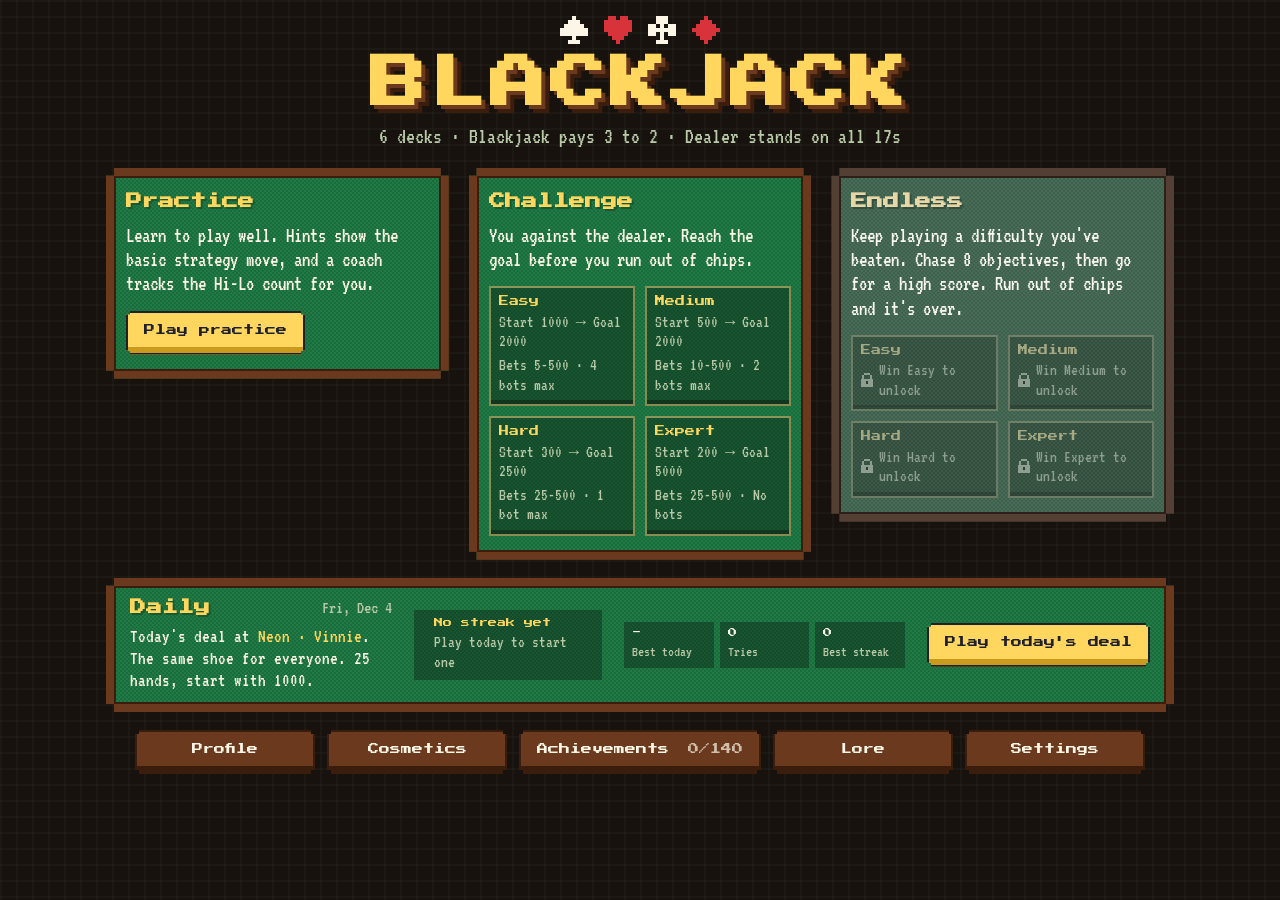
<file: index.html>
<!doctype html>
<html lang="en">
<head>
  <meta charset="utf-8">
  <meta name="viewport" content="width=device-width, initial-scale=1">
  <title>Blackjack Table</title>
  <link rel="preconnect" href="https://fonts.googleapis.com">
  <link rel="preconnect" href="https://fonts.gstatic.com" crossorigin>
  <link rel="stylesheet" href="https://fonts.googleapis.com/css2?family=Press+Start+2P&family=VT323&display=swap">
  <link rel="stylesheet" href="css/style.css">
  <link rel="stylesheet" href="css/scenarios.css">
  <link rel="stylesheet" href="css/cosmetics.css">
  <link rel="stylesheet" href="css/cardfx.css">
  <link rel="stylesheet" href="css/tablefx.css">
  <link rel="stylesheet" href="css/dealertalk.css">
  <link rel="stylesheet" href="css/sound.css">
  <link rel="stylesheet" href="css/sceneevents.css">
  <link rel="stylesheet" href="css/stats.css">
  <link rel="stylesheet" href="css/fxlayer.css">
</head>
<body>
  <!-- Main menu -->
  <section id="menu" class="menu" aria-label="Main menu"></section>
  <section id="lore" class="menu lore" aria-label="Lore" hidden></section>
  <section id="settings" class="menu lore" aria-label="Settings" hidden></section>

  <!-- Table -->
  <div id="game" hidden>
    <header class="topbar">
      <div class="brand">
        <h1>Blackjack</h1>
        <span id="mode-label" class="mode-label"></span>
      </div>
      <div class="stats">
        <div class="stat"><span class="stat-label">Bankroll</span><strong id="bankroll">0</strong></div>
        <div class="stat" id="goal-stat" hidden><span class="stat-label" id="goal-label">Goal</span><strong id="goal"></strong></div>
        <div class="stat"><span class="stat-label">Shoe</span><span id="shoe"></span></div>
        <button id="stats-btn" class="btn btn-ghost" type="button" title="Session stats (T)">Stats</button>
        <button id="to-menu" class="btn btn-ghost" type="button">Menu</button>
      </div>
    </header>

    <main>
      <div class="progress" id="progress" hidden><div class="progress-fill" id="progress-fill"></div></div>
      <section class="table" aria-label="Blackjack table">
        <div class="dealer">
          <div class="dealer-label">Dealer <span id="dealer-total" class="total"></span></div>
          <div class="cards" id="dealer-cards"></div>
        </div>
        <div class="table-print">
          <div class="print-main">BLACKJACK PAYS 3 TO 2</div>
          <div class="print-sub" id="table-limits"></div>
        </div>
        <div class="message" id="message" aria-live="polite"></div>
        <div class="seats" id="seats"></div>
      </section>

      <section class="controls" id="controls" aria-label="Controls"></section>
      <section class="coach" id="coach" hidden aria-label="Practice coach"></section>
    </main>
  </div>

  <div class="overlay" id="overlay" hidden>
    <div class="dialog" id="dialog" role="dialog" aria-modal="true"></div>
  </div>

  <script src="js/save.js"></script>
  <script src="js/prefs.js"></script>
  <script src="js/audio.js"></script>
  <script src="js/music.js"></script>
  <script src="js/engine.js"></script>
  <script src="js/strategy.js"></script>
  <script src="js/sprites.js"></script>
  <script src="js/cardfx.js"></script>
  <script src="js/modes.js"></script>
  <script src="js/dealers.js"></script>
  <script src="js/scenarios.js"></script>
  <script src="js/cosmetics.js"></script>
  <script src="js/achievements.js"></script>
  <script src="js/lore.js"></script>
  <script src="js/phrases.js"></script>
  <script src="js/dealertalk.js"></script>
  <script src="js/gamesounds.js"></script>
  <script src="js/sessionstats.js"></script>
  <script src="js/statsview.js"></script>
  <script src="js/chipstacks.js"></script>
  <script src="js/sceneevents.js"></script>
  <script src="js/goalbar.js"></script>
  <script src="vendor/pixi.min.js"></script>
  <script src="js/fxdata.js"></script>
  <script src="js/winsounds.js"></script>
  <script src="js/fxlayer.js"></script>
  <script src="vendor/gsap.min.js"></script>
  <script src="js/tablefx.js"></script>
  <script src="js/ui.js"></script>
</body>
</html>
</file>
<file: css/style.css>
/* Pixel-art casino table. Everything snaps to a 2px / 4px grid: no blur, no gradients, no rounded corners. */
:root {
  --ink: #fbf6e6;
  --muted: #b8c9a8;
  --shadow: #0b0f0a;
  --felt: #1f7a45;
  --felt-dot: #1b6c3d;
  --felt-dark: #155a32;
  --felt-line: #e9d27a;
  --rail: #6b3a1e;
  --rail-light: #9a5a2c;
  --rail-dark: #3a1d0c;
  --gold: #ffd75e;
  --card: #fbf6e6;
  --card-edge: #2a2a33;
  --card-ink: #20202a;
  --card-red: #d8323a;
  --back: #b02a3a;
  --back-dark: #7a1a26;
  --win: #5fd068;
  --lose: #f05a4f;
  --push: #c8c2ae;
  --bg: #17120d;
  --btn: #fbf6e6;
  --btn-ink: #20202a;
  --btn-edge: #20202a;
  --font-pixel: "Press Start 2P", ui-monospace, "Courier New", monospace;
  --font-text: "VT323", ui-monospace, "Courier New", monospace;
  --card-w: 56px;
  --card-h: 80px;
  color-scheme: dark;
}

* { box-sizing: border-box; }
html, body { margin: 0; }
body {
  background-color: var(--bg);
  /* faint pixel grid on the casino floor */
  background-image:
    linear-gradient(90deg, rgba(255, 255, 255, 0.025) 2px, transparent 2px),
    linear-gradient(rgba(255, 255, 255, 0.025) 2px, transparent 2px);
  background-size: 16px 16px;
  color: var(--ink);
  font-family: var(--font-text);
  font-size: 20px;
  line-height: 1.15;
  min-height: 100vh;
  -webkit-font-smoothing: none;
}
svg { display: block; image-rendering: pixelated; }

/* Stepped corners for any "pixel box" */
.card, .table, .btn, .seat, .topbar, .result, .total, .bet-amount, .bot-tag {
  clip-path: polygon(
    0 var(--px, 4px), var(--px, 4px) var(--px, 4px), var(--px, 4px) 0,
    calc(100% - var(--px, 4px)) 0, calc(100% - var(--px, 4px)) var(--px, 4px), 100% var(--px, 4px),
    100% calc(100% - var(--px, 4px)), calc(100% - var(--px, 4px)) calc(100% - var(--px, 4px)),
    calc(100% - var(--px, 4px)) 100%, var(--px, 4px) 100%, var(--px, 4px) calc(100% - var(--px, 4px)),
    0 calc(100% - var(--px, 4px)));
}

/* ---------- top bar ---------- */
.topbar {
  display: flex; align-items: center; justify-content: space-between; flex-wrap: wrap; gap: 8px 16px;
  margin: 12px 16px 0; padding: 12px 16px;
  background: var(--rail);
  box-shadow: inset 0 -4px 0 var(--rail-dark), inset 0 4px 0 var(--rail-light);
}
.topbar h1 {
  margin: 0; font-family: var(--font-pixel); font-size: 18px; color: var(--gold);
  text-shadow: 3px 3px 0 var(--rail-dark); letter-spacing: 2px;
}
.stats { display: flex; align-items: center; gap: 16px; flex-wrap: wrap; }
.stat { display: flex; gap: 8px; align-items: baseline; }
.stat-label { font-family: var(--font-pixel); font-size: 8px; color: #e9c9a0; }
#bankroll { font-family: var(--font-pixel); font-size: 16px; color: var(--gold); text-shadow: 2px 2px 0 var(--rail-dark); }
#shoe { font-size: 20px; }

main { max-width: 1200px; margin: 0 auto; padding: 16px; }

/* ---------- table ---------- */
.table {
  --px: 12px;
  position: relative;
  background-color: var(--felt);
  /* 2px dither pattern on the felt */
  background-image: repeating-conic-gradient(var(--felt-dot) 0 25%, transparent 0 50%);
  background-size: 4px 4px;
  padding: 28px 24px 44px;
  box-shadow: inset 0 0 0 12px var(--rail), inset 0 0 0 16px var(--rail-dark);
  min-height: 520px;
}
.table::after { /* inner gold racetrack line */
  content: ""; position: absolute; inset: 24px; pointer-events: none;
  border: 2px dashed rgba(233, 210, 122, 0.3);
}

.dealer { display: flex; flex-direction: column; align-items: center; gap: 10px; min-height: 124px; padding-top: 8px; }
.dealer-label { font-family: var(--font-pixel); font-size: 10px; color: var(--felt-line); display: flex; align-items: center; gap: 8px; }

.table-print { text-align: center; margin: 16px auto 8px; color: var(--felt-line); }
.print-main { font-family: var(--font-pixel); font-size: 16px; letter-spacing: 2px; text-shadow: 2px 2px 0 var(--felt-dark); }
.print-sub { font-size: 18px; margin-top: 6px; opacity: 0.9; }

.message {
  text-align: center; min-height: 1.6em; margin: 6px 0 16px;
  font-family: var(--font-pixel); font-size: 11px; line-height: 1.6; color: #fff;
  text-shadow: 2px 2px 0 var(--shadow);
}

/* Seat 1 (first base) sits on the dealer's left = the right side of the screen. */
.seats { position: relative; z-index: 1; display: flex; flex-direction: row-reverse; justify-content: center; gap: 8px; flex-wrap: wrap-reverse; }
.seat {
  --px: 4px;
  flex: 1 1 0; min-width: 124px; max-width: 160px; min-height: 196px;
  padding: 8px; display: flex; flex-direction: column; gap: 6px;
  background: rgba(11, 15, 10, 0.22);
  box-shadow: inset 0 0 0 2px rgba(233, 210, 122, 0.55);
}
.seat.empty { background: transparent; box-shadow: none; outline: 2px dashed rgba(233, 210, 122, 0.45); outline-offset: -2px; clip-path: none; }
.seat.player { cursor: pointer; }
.seat.selected { box-shadow: inset 0 0 0 4px var(--gold); }
.seat.active { box-shadow: inset 0 0 0 4px #fff; animation: blink 0.8s steps(1) infinite; }
@keyframes blink { 50% { box-shadow: inset 0 0 0 4px var(--gold); } }

.seat-head { display: flex; align-items: center; gap: 6px; min-height: 22px; }
.seat-num {
  width: 20px; height: 20px; display: grid; place-items: center; flex: none;
  font-family: var(--font-pixel); font-size: 8px; color: var(--felt-dark); background: var(--felt-line);
}
.seat-name { flex: 1; font-size: 20px; overflow: hidden; text-overflow: ellipsis; white-space: nowrap; }
.bot-tag { --px: 2px; font-family: var(--font-pixel); font-size: 6px; padding: 3px 4px; background: var(--muted); color: var(--felt-dark); vertical-align: middle; }
.leave {
  background: none; border: none; color: var(--muted); cursor: pointer; padding: 0 4px;
  font-family: var(--font-pixel); font-size: 10px;
}
.leave:hover, .leave:focus-visible { color: #fff; }
.seat-body { flex: 1; display: flex; flex-direction: column; align-items: center; justify-content: flex-end; gap: 8px; }
.seat.empty .seat-body { justify-content: center; }
.seat-hint { color: var(--muted); font-size: 18px; }

.hands { display: flex; flex-direction: column; gap: 6px; width: 100%; align-items: center; }
.hand { display: flex; flex-direction: column; align-items: center; gap: 4px; padding: 4px; }
.hand.active-hand { background: rgba(255, 255, 255, 0.14); }
.hand.finished { opacity: 0.85; }
.hand-info { display: flex; gap: 6px; align-items: center; flex-wrap: wrap; justify-content: center; }
.hand-bet { color: var(--gold); font-size: 18px; }
.hand-tags { font-size: 16px; color: var(--muted); }
.total {
  --px: 2px; font-family: var(--font-pixel); font-size: 9px; padding: 4px 6px;
  background: var(--shadow); color: #fff;
}
.total:empty { display: none; }
.result { --px: 2px; font-family: var(--font-pixel); font-size: 8px; padding: 4px 5px; color: var(--shadow); }
.r-win, .r-blackjack { background: var(--win); }
.r-lose, .r-bust { background: var(--lose); }
.r-push, .r-surrender { background: var(--push); }

/* ---------- cards ---------- */
.cards { display: flex; min-height: var(--card-h); filter: drop-shadow(3px 3px 0 rgba(11, 15, 10, 0.55)); }
.card {
  --px: 4px;
  width: var(--card-w); height: var(--card-h); flex: none; position: relative;
  background: var(--card); color: var(--card-ink);
  box-shadow: inset 0 0 0 2px var(--card-edge), inset -4px -4px 0 2px #e2dbc4;
}
.card + .card { margin-left: calc(var(--card-w) * -0.5); }
.dealer .card + .card { margin-left: 8px; }
.card.red { color: var(--card-red); }
.card .corner {
  position: absolute; top: 7px; left: 7px; display: flex; flex-direction: column; align-items: center; gap: 4px;
}
.card .rank { font-family: var(--font-pixel); font-size: 11px; line-height: 1; }
.card .corner .px-suit { width: 10px; height: 10px; }
.card .pip { position: absolute; right: 7px; bottom: 7px; }
.card .pip .px-suit { width: 21px; height: 21px; }
.card.back {
  background-color: var(--back);
  background-image: repeating-conic-gradient(var(--back-dark) 0 25%, transparent 0 50%);
  background-size: 8px 8px;
  box-shadow: inset 0 0 0 2px var(--card-edge), inset 0 0 0 6px var(--card);
}
.card.fresh { animation: deal 0.24s steps(4) both; }
@keyframes deal {
  from { transform: translate(0, -32px); opacity: 0; }
  to { transform: none; opacity: 1; }
}

/* ---------- chips ---------- */
.bet-spot {
  min-width: 64px; min-height: 64px; padding: 6px;
  display: flex; flex-direction: column; align-items: center; justify-content: flex-end; gap: 4px;
  outline: 2px solid rgba(233, 210, 122, 0.6); outline-offset: -2px;
}
.bet-spot.empty { justify-content: center; font-family: var(--font-pixel); font-size: 8px; color: var(--felt-line); }
.stack { position: relative; width: 42px; }
.stack-chip { position: absolute; left: 0; width: 42px; height: 42px; }
.stack-chip .px-chip { width: 42px; height: 42px; filter: drop-shadow(0 2px 0 rgba(11, 15, 10, 0.6)); }
.bet-amount { --px: 2px; font-family: var(--font-pixel); font-size: 9px; color: var(--gold); background: var(--shadow); padding: 3px 5px; }

.chip-btn {
  background: none; border: none; padding: 0; cursor: pointer; color: var(--ink);
  display: flex; flex-direction: column; align-items: center; gap: 6px;
  font-family: var(--font-pixel); font-size: 9px;
}
.chip-btn .px-chip { width: 56px; height: 56px; filter: drop-shadow(0 4px 0 var(--shadow)); }
.chip-btn:hover:not(:disabled) .px-chip, .chip-btn:focus-visible .px-chip { transform: translateY(-4px); }
.chip-btn:active:not(:disabled) .px-chip { transform: translateY(2px); filter: none; }
.chip-btn:disabled { opacity: 0.3; cursor: not-allowed; }

/* ---------- controls ---------- */
.controls { margin-top: 20px; min-height: 120px; display: flex; flex-direction: column; align-items: center; gap: 14px; }
.row { display: flex; gap: 12px; align-items: center; flex-wrap: wrap; justify-content: center; }
.chip-rack { display: flex; gap: 12px; flex-wrap: wrap; justify-content: center; }
.betting-for { font-size: 22px; }
.betting-for strong { font-family: var(--font-pixel); font-size: 14px; color: var(--gold); }
.hint { color: var(--muted); font-size: 20px; margin: 0; text-align: center; }

.btn {
  --px: 4px;
  font-family: var(--font-pixel); font-size: 11px; line-height: 1;
  padding: 14px 18px 18px; border: none; cursor: pointer; min-height: 44px;
  background: var(--btn); color: var(--btn-ink);
  box-shadow: inset 0 0 0 2px var(--btn-edge), inset 0 -6px 0 2px #cfc6a8;
}
.btn:hover:not(:disabled), .btn:focus-visible { background: #fff; }
.btn:active:not(:disabled) { transform: translateY(2px); box-shadow: inset 0 0 0 2px var(--btn-edge), inset 0 -2px 0 2px #cfc6a8; }
.btn:disabled { opacity: 0.35; cursor: not-allowed; }
.btn-primary { background: var(--gold); box-shadow: inset 0 0 0 2px var(--btn-edge), inset 0 -6px 0 2px #c99a1e; }
.btn-primary:hover:not(:disabled) { background: #ffe58a; }
.btn-ghost { background: var(--rail); color: var(--ink); box-shadow: inset 0 0 0 2px var(--rail-dark), inset 0 -6px 0 2px var(--rail-dark); }
.btn-ghost:hover:not(:disabled), .btn-ghost:focus-visible { background: var(--rail-light); }
.btn-small { font-size: 8px; padding: 10px 8px 13px; min-height: 34px; width: 100%; }
.btn kbd { font-family: var(--font-pixel); font-size: 8px; opacity: 0.55; margin-left: 6px; }
.actions .btn { min-width: 124px; }
.insurance { font-size: 22px; }

:focus-visible { outline: 2px solid var(--gold); outline-offset: 2px; }

@media (prefers-reduced-motion: reduce) {
  .card.fresh, .seat.active { animation: none; }
}

@media (max-width: 720px) {
  :root { --card-w: 42px; --card-h: 60px; }
  body { font-size: 18px; }
  main { padding: 8px; }
  .topbar { margin: 8px 8px 0; }
  .topbar h1 { font-size: 14px; }
  .table { --px: 8px; padding: 20px 14px 28px; box-shadow: inset 0 0 0 8px var(--rail), inset 0 0 0 12px var(--rail-dark); }
  .table::after { inset: 16px; }
  .print-main { font-size: 11px; }
  .print-sub { font-size: 15px; }
  .message { font-size: 9px; }
  .seat { min-width: 96px; min-height: 150px; padding: 6px; }
  .seat.empty { min-height: 90px; }
  .card .corner { top: 5px; left: 5px; }
  .card .rank { font-size: 8px; }
  .card .corner .px-suit { width: 7px; height: 7px; }
  .card .pip { right: 5px; bottom: 5px; }
  .card .pip .px-suit { width: 14px; height: 14px; }
  .chip-btn .px-chip { width: 42px; height: 42px; }
  .btn kbd { display: none; }
  .actions .btn { min-width: 0; flex: 1 1 30%; font-size: 9px; }
}

/* ======================================================================
   Main menu
   ====================================================================== */
[hidden] { display: none !important; }
.menu { max-width: 1100px; margin: 0 auto; padding: 16px 16px 24px; display: flex; flex-direction: column; gap: 18px; }
.menu-title { text-align: center; display: flex; flex-direction: column; align-items: center; gap: 8px; }
.menu-suits { display: flex; gap: 16px; color: var(--ink); }
.menu-suits .red { color: var(--card-red); }
.menu-suits .px-suit { width: 28px; height: 28px; }
.menu-title h1 {
  margin: 0; font-family: var(--font-pixel); font-size: clamp(28px, 7vw, 56px); color: var(--gold);
  text-shadow: 4px 4px 0 var(--rail), 8px 8px 0 var(--rail-dark); letter-spacing: 4px;
}
.tagline { margin: 0; color: var(--muted); font-size: 22px; }
.modes { display: grid; grid-template-columns: repeat(auto-fit, minmax(280px, 1fr)); gap: 20px; align-items: start; }
.mode-card {
  --px: 8px;
  background-color: var(--felt);
  background-image: repeating-conic-gradient(var(--felt-dot) 0 25%, transparent 0 50%);
  background-size: 4px 4px;
  padding: 24px 20px; display: flex; flex-direction: column; gap: 14px;
  box-shadow: inset 0 0 0 8px var(--rail), inset 0 0 0 10px var(--rail-dark);
  clip-path: polygon(0 8px, 8px 8px, 8px 0, calc(100% - 8px) 0, calc(100% - 8px) 8px, 100% 8px, 100% calc(100% - 8px),
    calc(100% - 8px) calc(100% - 8px), calc(100% - 8px) 100%, 8px 100%, 8px calc(100% - 8px), 0 calc(100% - 8px));
}
.mode-card h2 { margin: 0; font-family: var(--font-pixel); font-size: 16px; color: var(--gold); text-shadow: 2px 2px 0 var(--felt-dark); }
.mode-card p { margin: 0; font-size: 21px; }
.mode-card .btn { align-self: flex-start; }
.mode-card.locked { filter: saturate(0.4); }
.mode-stat { color: var(--felt-line); }
.lock { display: flex; align-items: center; gap: 14px; color: var(--felt-line); }
.px-lock { width: 36px; height: 40px; flex: none; }
.diffs { display: grid; grid-template-columns: 1fr 1fr; gap: 10px; }
.diff {
  font: inherit; text-align: left; cursor: pointer; padding: 10px 10px 12px; border: none;
  background: rgba(11, 15, 10, 0.35); color: var(--ink);
  box-shadow: inset 0 0 0 2px rgba(233, 210, 122, 0.55), inset 0 -4px 0 2px rgba(11, 15, 10, 0.4);
  display: flex; flex-direction: column; gap: 4px;
}
.diff:hover, .diff:focus-visible { background: rgba(11, 15, 10, 0.55); box-shadow: inset 0 0 0 2px var(--gold), inset 0 -4px 0 2px rgba(11, 15, 10, 0.4); }
.diff.won { box-shadow: inset 0 0 0 2px var(--gold), inset 0 -4px 0 2px rgba(11, 15, 10, 0.4); }
.diff-name { font-family: var(--font-pixel); font-size: 10px; color: var(--gold); }
.diff-line { font-size: 17px; color: var(--muted); }
.star { color: var(--gold); }
.link-btn { background: none; border: none; color: var(--muted); font: inherit; font-size: 18px; cursor: pointer; text-decoration: underline; text-underline-offset: 4px; }
.link-btn:hover, .link-btn:focus-visible { color: var(--ink); }

/* ======================================================================
   In-game extras
   ====================================================================== */
.brand { display: flex; align-items: baseline; gap: 14px; flex-wrap: wrap; }
.mode-label { font-family: var(--font-pixel); font-size: 9px; color: #e9c9a0; }
#goal { font-family: var(--font-pixel); font-size: 13px; color: var(--ink); }

.progress { height: 12px; margin: 0 4px 14px; background: var(--shadow); box-shadow: inset 0 0 0 2px var(--rail-dark); padding: 2px; }
.progress-fill {
  height: 100%; width: 0; background-color: var(--gold);
  background-image: repeating-linear-gradient(90deg, transparent 0 6px, rgba(11, 15, 10, 0.25) 6px 8px);
  transition: width 0.4s steps(5);
}
/* the drawn goal bar (js/goalbar.js): the canvas is taller than the bar, so its sparks and coins can fly above it */
.progress.has-goalbar { position: relative; height: 18px; padding: 0; background: none; box-shadow: none; }
.progress.has-goalbar .progress-fill { display: none; }
.progress .goalbar { position: absolute; left: 0; bottom: 0; width: 100%; aspect-ratio: 576 / 20; image-rendering: pixelated; pointer-events: none; }

.btn.recommended { background: var(--win); box-shadow: inset 0 0 0 2px var(--btn-edge), inset 0 -6px 0 2px #2f8a3a; animation: nudge 0.9s steps(1) infinite; }
@keyframes nudge { 50% { transform: translateY(-2px); } }
.dots { letter-spacing: 6px; }

.coach {
  --px: 4px;
  margin-top: 16px; padding: 14px 16px; display: flex; flex-direction: column; gap: 10px;
  background: #1d2a22; box-shadow: inset 0 0 0 2px var(--felt-line);
  clip-path: polygon(0 4px, 4px 4px, 4px 0, calc(100% - 4px) 0, calc(100% - 4px) 4px, 100% 4px, 100% calc(100% - 4px),
    calc(100% - 4px) calc(100% - 4px), calc(100% - 4px) 100%, 4px 100%, 4px calc(100% - 4px), 0 calc(100% - 4px));
}
.coach-head { display: flex; justify-content: space-between; align-items: center; gap: 12px; flex-wrap: wrap; }
.coach h2 { margin: 0; font-family: var(--font-pixel); font-size: 12px; color: var(--felt-line); }
.toggles { display: flex; gap: 8px; }
.toggle {
  font-family: var(--font-pixel); font-size: 8px; padding: 8px 10px; cursor: pointer; border: none;
  background: var(--shadow); color: var(--muted); box-shadow: inset 0 0 0 2px var(--muted);
}
.toggle.on { background: var(--felt-line); color: var(--shadow); box-shadow: inset 0 0 0 2px var(--felt-line); }
.count { display: flex; gap: 24px; flex-wrap: wrap; }
.count div { display: flex; flex-direction: column; gap: 4px; }
.count strong { font-family: var(--font-pixel); font-size: 16px; color: var(--ink); font-variant-numeric: tabular-nums; }
.coach p { margin: 0; font-size: 21px; }
.advice strong { font-family: var(--font-pixel); font-size: 12px; color: var(--win); }
.feedback.ok { color: var(--win); }
.feedback.bad { color: var(--lose); }
.accuracy, .legend { color: var(--muted); }
.legend { font-size: 17px !important; }

/* Dialog */
.overlay {
  position: fixed; inset: 0; z-index: 50; display: grid; place-items: center; padding: 16px;
  background-color: rgba(11, 15, 10, 0.7);
  background-image: repeating-conic-gradient(rgba(11, 15, 10, 0.5) 0 25%, transparent 0 50%);
  background-size: 4px 4px;
}
.dialog {
  max-width: 440px; width: 100%; padding: 28px 24px; text-align: center; display: flex; flex-direction: column; gap: 14px;
  background: var(--rail); box-shadow: inset 0 0 0 4px var(--rail-dark), inset 0 8px 0 4px var(--rail-light);
  clip-path: polygon(0 8px, 8px 8px, 8px 0, calc(100% - 8px) 0, calc(100% - 8px) 8px, 100% 8px, 100% calc(100% - 8px),
    calc(100% - 8px) calc(100% - 8px), calc(100% - 8px) 100%, 8px 100%, 8px calc(100% - 8px), 0 calc(100% - 8px));
}
.dialog h2 { margin: 0; font-family: var(--font-pixel); font-size: 16px; color: var(--gold); text-shadow: 2px 2px 0 var(--rail-dark); line-height: 1.5; }
.dialog p { margin: 0; font-size: 22px; }
.dialog .unlock { font-family: var(--font-pixel); font-size: 11px; color: var(--win); line-height: 1.6; }

@media (prefers-reduced-motion: reduce) {
  .btn.recommended { animation: none; }
}
@media (max-width: 720px) {
  .diffs { grid-template-columns: 1fr; }
  .count { gap: 16px; }
  .count strong { font-size: 13px; }
}
.locked-diff { cursor: default; opacity: 0.6; }
.locked-diff .diff-line { display: flex; align-items: center; gap: 6px; }
.locked-diff .px-lock { width: 12px; height: 14px; }
.menu-extras { display: flex; justify-content: center; }
.btn-count { opacity: 0.7; margin-left: 8px; }

/* ---------- menu sections and lore ---------- */
.menu-extras { flex-wrap: wrap; gap: 12px; }
.extra-btn { min-width: 180px; }
.lore-head { display: flex; align-items: center; gap: 20px; flex-wrap: wrap; }
.lore-head h1 {
  margin: 0; font-family: var(--font-pixel); font-size: clamp(24px, 5vw, 40px); color: var(--gold);
  text-shadow: 4px 4px 0 var(--rail), 8px 8px 0 var(--rail-dark); letter-spacing: 4px;
}
.lore .tagline { text-align: left; }
.lore-row { display: flex; flex-direction: column; gap: 12px; }
.lore-row h2 { margin: 0; font-family: var(--font-pixel); font-size: 14px; color: var(--felt-line); }
.lore-pair { display: grid; grid-template-columns: repeat(auto-fit, minmax(300px, 1fr)); gap: 16px; }
.lore-card {
  display: flex; gap: 16px; align-items: flex-start; padding: 16px;
  background: #1d1712; box-shadow: inset 0 0 0 2px var(--rail-light), inset 0 -4px 0 2px var(--rail-dark);
  clip-path: polygon(0 4px, 4px 4px, 4px 0, calc(100% - 4px) 0, calc(100% - 4px) 4px, 100% 4px, 100% calc(100% - 4px),
    calc(100% - 4px) calc(100% - 4px), calc(100% - 4px) 100%, 4px 100%, 4px calc(100% - 4px), 0 calc(100% - 4px));
}
.lore-card.space { background: #10122a; box-shadow: inset 0 0 0 2px #7ff0ff, inset 0 -4px 0 2px #08081a; }
.lore-card.locked { opacity: 0.6; }
.lore-portrait {
  flex: none; width: 96px; height: 112px; display: grid; place-items: center;
  background: var(--shadow); box-shadow: inset 0 0 0 2px var(--rail-dark);
}
.lore-portrait .dealer-sprite { width: 96px; height: 112px; }
.lore-portrait .px-lock { width: 36px; height: 40px; color: var(--muted); }
.lore-text { min-width: 0; display: flex; flex-direction: column; gap: 6px; }
.lore-text h3 { margin: 0; font-family: var(--font-pixel); font-size: 13px; color: var(--gold); line-height: 1.4; }
.lore-text h4 { margin: 6px 0 0; font-family: var(--font-pixel); font-size: 9px; color: var(--felt-line); }
.lore-text p { margin: 0; font-size: 20px; }
.lore-sub { color: var(--muted); font-size: 18px !important; }
@media (max-width: 720px) {
  .lore-card { flex-direction: column; }
  .extra-btn { min-width: 0; flex: 1 1 40%; }
}
/* lore tabs, dealer chapters, legends and the letter */
.lore-count { font-family: var(--font-pixel); font-size: 9px; color: var(--muted); line-height: 1.8; }
.lore-count b { color: var(--gold); font-weight: normal; }
.lore-tabs { display: flex; gap: 8px; flex-wrap: wrap; }
.lore-tab {
  font-family: var(--font-pixel); font-size: 10px; padding: 10px 12px; border: 0; cursor: pointer;
  background: #1d1712; color: #d8c8b0; box-shadow: inset 0 0 0 2px var(--rail-light);
  display: inline-flex; gap: 8px; align-items: center;
}
.lore-tab.on { background: var(--rail); color: var(--gold); box-shadow: inset 0 0 0 2px var(--gold); }
.lore-tab.her { color: #f0c020; }
.lore-tab.off { opacity: 0.55; cursor: default; color: var(--muted); }
.lore-tab .px-lock { width: 9px; height: 10px; }
.lore-chs { display: flex; flex-direction: column; gap: 6px; margin-top: 4px; }
.lore-ch { background: #140f0b; box-shadow: inset 0 0 0 2px var(--rail-dark); }
.lore-card.space .lore-ch { background: #0a0c20; box-shadow: inset 0 0 0 2px #2a3a6a; }
.lore-ch summary {
  list-style: none; cursor: pointer; padding: 8px 10px; display: flex; gap: 8px; align-items: baseline;
  font-family: var(--font-pixel); font-size: 9px; line-height: 1.5; color: #e8dcc8;
}
.lore-ch summary::-webkit-details-marker { display: none; }
.lore-ch summary::before { content: '▸'; color: var(--gold); }
.lore-ch[open] summary::before { content: '▾'; }
.lore-ch .num { color: var(--muted); }
.lore-ch.her summary { color: #f0c020; }
.lore-ch.her summary::after {
  content: ''; flex: none; width: 6px; height: 8px; margin-left: auto; align-self: center; background: #f0c020;
  clip-path: polygon(20% 0, 80% 0, 100% 30%, 100% 100%, 0 100%, 0 30%);
}
.lore-text .lore-ch p { padding: 0 10px 10px 26px; font-size: 19px; }
.lore-ch.locked { padding: 8px 10px; display: flex; flex-direction: column; gap: 6px; opacity: 0.75; }
.lore-ch.locked .row { display: flex; gap: 8px; align-items: center; justify-content: flex-start; flex-wrap: nowrap; font-family: var(--font-pixel); font-size: 9px; color: var(--muted); }
.lore-ch.locked .px-lock { width: 9px; height: 10px; color: var(--muted); flex: none; }
.lore-ch .lore-n { margin-left: auto; }
.lore-ch.locked .how { font-size: 17px; color: #a89880; padding-left: 17px; }
.lore-bar { margin-left: 17px; height: 6px; background: #0a0806; box-shadow: inset 0 0 0 1px var(--rail-dark); }
.lore-bar i { display: block; height: 100%; background: var(--felt-line); }
.lore-legends { display: grid; grid-template-columns: repeat(auto-fill, minmax(300px, 1fr)); gap: 14px; }
.lore-leg { display: flex; gap: 12px; padding: 14px; background: #1d1712; box-shadow: inset 0 0 0 2px var(--rar, var(--rail-light)); min-width: 0; }
.lore-leg.locked { opacity: 0.55; box-shadow: inset 0 0 0 2px var(--rail-dark); align-items: center; }
.lore-leg .art { flex: none; width: 56px; display: grid; place-items: center; }
.lore-leg .art .px-lock { width: 27px; height: 30px; color: var(--muted); }
.lore-leg-text { min-width: 0; }
.lore-leg h3 { margin: 0; font-family: var(--font-pixel); font-size: 11px; color: var(--rar, var(--muted)); line-height: 1.4; }
.lore-leg .by { display: flex; align-items: center; gap: 6px; color: var(--muted); font-size: 17px; }
.lore-leg .by .dealer-sprite { width: 24px; height: 28px; }
.lore-leg p { margin: 4px 0 0; font-size: 19px; }
.lore-letter {
  position: relative; max-width: 620px; margin: 0 auto; padding: 26px 28px 30px; color: #2a2430; transform: rotate(-0.6deg);
  background: #efe6cf repeating-linear-gradient(0deg, transparent 0 27px, rgba(90, 138, 176, 0.25) 27px 28px);
  box-shadow: inset 0 0 0 2px #c8b890, 6px 6px 0 #0a0806;
}
.lore-letter h3 { margin: 0 0 14px; font-family: var(--font-pixel); font-size: 11px; color: #8a6a10; }
.lore-letter p { margin: 0 0 12px; font-size: 22px; line-height: 1.2; }
.lore-letter .sig { text-align: right; font-size: 24px; }
.lore-letter .ps { font-size: 20px; color: #6a5a50; margin-top: 18px; }
.lore-letter .stain {
  position: absolute; right: 26px; top: 22px; width: 18px; height: 18px; border-radius: 50%;
  background: radial-gradient(circle at 40% 40%, #fff6c0, #ffd75e 45%, #b8860b 70%); box-shadow: 0 0 0 2px #8a6a10;
}
.run-line { color: var(--gold); }

/* ---------- Practice: coach beside the table, everything on one screen ---------- */
@media (min-width: 1100px) {
  main.with-coach {
    max-width: 1500px; display: grid; grid-template-columns: minmax(0, 1fr) 280px; column-gap: 16px; align-items: start;
  }
  main.with-coach > .progress, main.with-coach > .table, main.with-coach > .controls { grid-column: 1; }
  main.with-coach > .coach { grid-column: 2; grid-row: 1 / span 2; margin-top: 0; position: sticky; top: 16px; }
  main.with-coach .coach-head { flex-direction: column; align-items: flex-start; }
  main.with-coach .seat { min-width: 100px; }
  main.with-coach .seats { flex-wrap: nowrap; }
  main.with-coach .count { gap: 16px; }
  main.with-coach .coach p { font-size: 19px; }
  main.with-coach .legend { font-size: 15px !important; }
}
/* Shorter windows: tighten the table so the action buttons stay in view. */
@media (min-width: 701px) and (max-height: 820px) {
  body:not([data-stage]) main { padding-top: 8px; padding-bottom: 4px; }
  body:not([data-stage]) .topbar { margin-top: 8px; padding-top: 8px; padding-bottom: 8px; }
  body:not([data-stage]) .table { min-height: 0; padding: 20px 24px 30px; }
  body:not([data-stage]) .dealer { min-height: 104px; gap: 6px; }
  body:not([data-stage]) .table-print { margin: 8px auto 4px; }
  body:not([data-stage]) .print-sub { margin-top: 2px; }
  body:not([data-stage]) .message { margin: 4px 0 8px; }
  body:not([data-stage]) .seat { min-height: 160px; }
  body:not([data-stage]) .controls { margin-top: 12px; min-height: 0; gap: 10px; }
  /* betting: seat info, chips and buttons share rows instead of stacking three high */
  body:not([data-stage]) .controls:has(.chip-rack) { flex-direction: row; flex-wrap: wrap; justify-content: center; column-gap: 20px; }
  body:not([data-stage]) .controls .betting-for { flex-basis: 100%; text-align: center; }
}
/* The top bar's margin no longer pushes the page 12px past the window (no stray scrollbar). */
body { display: flow-root; }

/* Settings > Reduce motion (js/prefs.js): the same as the system setting, for every animation in the game. */
html[data-reduce-motion], html[data-reduce-motion] *, html[data-reduce-motion] *::before, html[data-reduce-motion] *::after {
  animation: none !important; transition: none !important;
}

/* ---------- betting: quick actions, active chip, drag and drop ---------- */
.bet-actions { gap: 8px; }
.bet-actions .btn-small { width: auto; min-height: 34px; padding: 10px 10px 13px; }
.bet-actions .btn-small kbd { margin-left: 4px; }
.chip-btn.active-chip .px-chip { transform: translateY(-4px); }
.chip-btn.active-chip > span { color: var(--gold); }
.chip-btn:not(:disabled) { touch-action: none; }
.seat.player .bet-spot:not(.empty) { cursor: grab; touch-action: none; }
body.chip-dragging, body.chip-dragging * { cursor: grabbing !important; user-select: none; }
.drag-chip { position: fixed; z-index: 200; pointer-events: none; transform: translate(-50%, -50%); width: 42px; height: 42px; }
.drag-chip .px-chip { width: 42px; height: 42px; filter: drop-shadow(0 4px 0 rgba(11, 15, 10, 0.6)); }
.drag-chip span {
  position: absolute; left: 50%; top: 100%; transform: translateX(-50%); font-family: var(--font-pixel); font-size: 8px;
  color: var(--gold); background: rgba(11, 15, 10, 0.85); padding: 2px 4px; white-space: nowrap;
}
.seat.drop-target { box-shadow: inset 0 0 0 4px var(--gold); }
body[data-view="3d"] .seats > .seat.drop-target .seat-head { background: var(--gold); color: var(--card-ink); }
body[data-view="3d"] .seats > .seat.drop-target .bet-spot { box-shadow: inset 0 0 0 2px var(--gold), 0 0 0 2px var(--gold); }
body[data-view="3d"] .controls .bet-actions .btn-small { min-height: 30px; padding: 8px 8px 11px; font-size: 7px; }

/* ---------- chip stacks (js/chipstacks.js): side-view piles, biggest chips at the bottom ---------- */
.stack.stack-cols { width: auto; height: auto; display: flex; justify-content: center; }
.chip-stacks { --u: 3px; display: flex; align-items: flex-end; filter: drop-shadow(0 2px 0 rgba(11, 15, 10, 0.55)); }
.chip-stacks .cs-col { display: block; line-height: 0; }
/* each column is drawn with a free pixel all round (room for the felt rim), so neighbours overlap by 5 */
.chip-stacks .cs-col + .cs-col { margin-left: calc(var(--u) * -5); }
.chip-stacks .px-stack { display: block; width: calc(16 * var(--u)); height: calc(var(--h) * var(--u)); }
body[data-view="3d"] .chip-stacks { --u: 2px; }
body[data-view="3d"] .bet-spot .stack.stack-cols { width: auto; bottom: 12px; }
</file>
<file: css/scenarios.css>
/* Scenes (see js/scenarios.js). Two layouts:
   - Stage (landscape windows): the room, dealer, table rail, scoreboard and chip tray are one 1536x864 picture, and
     the game's HTML is placed on the same grid and scaled with it, so everything reads as one scene.
   - Stacked (phones, narrow windows): the usual layout over the room, with the dealer standing above the table. */

#scene-backdrop {
  position: fixed; inset: 0; z-index: -1; pointer-events: none; overflow: hidden;
  background: var(--bg);
}
#scene-backdrop svg { display: block; image-rendering: pixelated; }
body[data-scene] { background-image: none; }

/* ============================== stage ============================== */
body[data-stage] { overflow: hidden; }
body[data-stage] #scene-backdrop .scene-art svg {
  position: absolute; left: var(--stage-x); top: var(--stage-y);
  width: calc(1536px * var(--stage-s)); height: calc(864px * var(--stage-s));
}
body[data-stage] #game {
  position: fixed; left: var(--stage-x); top: var(--stage-y); width: 1536px; height: 864px;
  transform: scale(var(--stage-s)); transform-origin: 0 0;
}
body[data-stage] main { position: absolute; inset: 0; max-width: none; margin: 0; padding: 0; pointer-events: none; }
body[data-stage] main > * { pointer-events: auto; }

/* top bar sits on the painted scoreboard */
body[data-stage] .topbar {
  position: absolute; left: 176px; top: 14px; width: 1184px; height: 46px; margin: 0; padding: 0 12px;
  background: none; box-shadow: none; clip-path: none; flex-wrap: nowrap;
}
/* the bar has a fixed width: with long numbers (Endless objectives) the shoe text shortens instead of pushing Stats and Menu onto a hidden second line */
body[data-stage] .topbar .brand, body[data-stage] .topbar .stats { flex-wrap: nowrap; min-width: 0; }
body[data-stage] .topbar .brand { flex: 0 0 auto; }
body[data-stage] .topbar .stats { gap: 12px; }
body[data-stage] #shoe { white-space: nowrap; overflow: hidden; text-overflow: ellipsis; min-width: 0; }
body[data-stage] .topbar .stat { flex: 0 0 auto; white-space: nowrap; }
body[data-stage] .topbar .stat:has(#shoe) { flex: 0 1 auto; min-width: 0; }
body[data-stage] .topbar .btn { flex: 0 0 auto; }
body[data-stage] .progress { position: absolute; left: 192px; width: 1152px; top: 62px; height: 10px; margin: 0; padding: 1px; }
body[data-stage] .progress.has-goalbar { top: 60px; height: 18px; padding: 0; }

/* felt: exactly the painted table's inner shape */
body[data-stage] .table {
  position: absolute; left: 216px; top: 256px; width: 1104px; height: 432px; min-height: 0;
  padding: 16px 40px 26px; box-shadow: none; display: flex; flex-direction: column;
}
body[data-stage] .table::after { display: none; }
body[data-stage] .table .dealer { min-height: 112px; padding-top: 0; gap: 6px; }
body[data-stage] .table-print { margin: 4px auto 0; }
body[data-stage] .print-main { font-size: 14px; }
body[data-stage] .print-sub { font-size: 16px; margin-top: 2px; }
body[data-stage] .message { margin: 4px 0 6px; }
body[data-stage] .seats { margin-top: auto; zoom: 0.86; }
body[data-stage] .seat { min-height: 172px; }
/* seats follow the table's curve: the outer ones sit higher */
body[data-stage] .seats > .seat:nth-child(1), body[data-stage] .seats > .seat:nth-child(7) { transform: translateY(-26px); }
body[data-stage] .seats > .seat:nth-child(2), body[data-stage] .seats > .seat:nth-child(6) { transform: translateY(-10px); }

/* controls sit in the painted chip tray: chips in the slot, buttons below, status lines in the side wings */
body[data-stage] .controls {
  position: absolute; left: 336px; width: 864px; top: 730px; height: 130px; min-height: 0; margin: 0;
  justify-content: flex-start; gap: 6px; background: none;
}
body[data-stage] .controls .betting-for { position: absolute; left: 0; top: 10px; width: 180px; font-size: 19px; line-height: 1.2; text-align: left; }
body[data-stage] .controls .betting-for .hint { display: block; font-size: 16px; text-align: left; }
body[data-stage] .controls > .hint:not(.dots) { position: absolute; right: 0; top: 10px; width: 180px; font-size: 17px; text-align: right; }
body[data-stage] .controls .chip-rack { gap: 10px; }
body[data-stage] .controls .row.actions,
body[data-stage] .controls .insurance { margin-top: 22px; }
body[data-stage] .coach { display: none; }

/* the painted dealer breathes and blinks */
body[data-stage] #scene-backdrop .dl-body { animation: sd-breathe 3.2s steps(1) infinite; }

/* ============================== stacked ============================== */
/* The art fills the window's height and sits on the floor; narrow screens crop the sides. */
body[data-scene]:not([data-stage]) #scene-backdrop .scene-art svg {
  position: absolute; left: 50%; bottom: 0; transform: translateX(-50%);
  width: max(100vw, 177.78vh); height: auto; aspect-ratio: 16 / 9;
}
body[data-scene]:not([data-stage]) main { max-width: 1020px; padding-top: 0; }
body[data-scene]:not([data-stage]) .topbar { max-width: 1180px; margin-left: auto; margin-right: auto; }
body[data-scene]:not([data-stage]) .controls {
  margin-top: 0; padding: 12px 12px 14px; background: var(--rail);
  box-shadow: inset 0 -4px 0 var(--rail-dark), inset 0 4px 0 var(--rail-dark), inset 4px 0 0 var(--rail-dark), inset -4px 0 0 var(--rail-dark);
}
body[data-scene]:not([data-stage]) .coach { margin-top: 12px; background: var(--rail-dark); padding: 10px 12px; }
body[data-scene]:not([data-stage]) .table { z-index: 1; padding-top: 16px; min-height: 470px; }
body[data-scene]:not([data-stage]) .table .dealer { min-height: 104px; }
body[data-scene]:not([data-stage]) .table-print { margin-top: 8px; }

/* Dealer at the room's pixel size (--scene-px), behind the top edge of the table. */
#scene-dealer {
  --p: var(--scene-px, 6px);
  position: relative; display: flex; justify-content: center;
  height: calc(var(--p) * 21); margin-bottom: calc(var(--p) * -1); pointer-events: none; overflow: hidden;
}
#scene-dealer .sd-figure { width: calc(var(--p) * 24); height: calc(var(--p) * 28); }
#scene-dealer .dealer-sprite { width: 100%; height: 100%; }

/* ============================== shared ============================== */
.dl-blink { opacity: 0; animation: sd-blink 4.5s steps(1) infinite; }
@keyframes sd-breathe { 50% { transform: translateY(1px); } }
@keyframes sd-blink { 0%, 93% { opacity: 0; } 94%, 97% { opacity: 1; } 98% { opacity: 0; } }

/* Intro: the room and its name first, then the cards, seats and buttons fade in. */
.scene-plate {
  position: absolute; left: 50%; top: 42%; transform: translate(-50%, -50%);
  display: flex; flex-direction: column; align-items: center; gap: 8px; text-align: center;
  padding: 14px 22px; background: rgba(8, 6, 10, 0.85); box-shadow: inset 0 0 0 4px var(--rail-light, #c9a24a);
  opacity: 0; transition: opacity 0.3s steps(3);
}
.scene-plate b { font-family: var(--font-pixel); font-size: clamp(14px, 2.4vw, 24px); color: var(--gold); text-shadow: 3px 3px 0 #000; }
.scene-plate span { font-family: var(--font-text); font-size: 22px; color: var(--ink); }
body.scene-intro .scene-plate { opacity: 1; }
body[data-scene] #game { transition: opacity 0.6s steps(6); }
body.scene-intro #game { opacity: 0; }

/* Ambient animation (groups tagged in the SVG). */
#scene-backdrop .sc-twinkle { animation: sc-twinkle 2.4s steps(1) infinite; }
#scene-backdrop .sc-blink { animation: sc-blink 1s steps(1) infinite; }
#scene-backdrop .sc-blink2 { animation: sc-blink 1s steps(1) infinite 0.5s; }
#scene-backdrop .sc-pulse { animation: sc-pulse 3s steps(3) infinite alternate; }
#scene-backdrop .sc-pulse2 { animation: sc-pulse 3s steps(3) infinite alternate 1.5s; }
#scene-backdrop .sc-flicker { animation: sc-flicker 5s steps(1) infinite; }
#scene-backdrop .sc-flicker2 { animation: sc-flicker 7s steps(1) infinite 2s; }
#scene-backdrop .sc-chase { animation: sc-blink 1.5s steps(1) infinite; }
#scene-backdrop .sc-d1 { animation-delay: 0.5s; }
#scene-backdrop .sc-d2 { animation-delay: 1s; }
@keyframes sc-twinkle { 0%, 100% { opacity: 1; } 40% { opacity: 0.2; } 70% { opacity: 0.7; } }
@keyframes sc-blink { 50% { opacity: 0.15; } }
@keyframes sc-pulse { from { opacity: 0.35; } to { opacity: 1; } }
@keyframes sc-flicker { 0%, 100% { opacity: 1; } 80% { opacity: 1; } 82% { opacity: 0.1; } 84% { opacity: 1; } 86% { opacity: 0.2; } 88% { opacity: 1; } }

@media (prefers-reduced-motion: reduce) {
  #scene-backdrop *, #scene-dealer *, .dl-blink { animation: none !important; }
  body[data-scene] #game { transition: none; }
}

/* ============================== 3/4 perspective view (stage + data-view="3d") ==============================
   The felt is a half-moon seen at an angle. Seats become betting spots along the curve: far seats (the sides)
   are smaller, near seats bigger. Positions are in px on the 1536x864 stage, relative to the felt box. */
body[data-view="3d"] .table {
  left: 280px; top: 376px; width: 976px; height: 304px; padding: 6px 0 0; overflow: visible;
}
body[data-view="3d"] .table .dealer { min-height: 102px; gap: 4px; }
body[data-view="3d"] .table .dealer-label { font-size: 8px; }
body[data-view="3d"] .table-print { margin: 14px auto 0; }
body[data-view="3d"] .print-main { font-size: 11px; letter-spacing: 1px; }
body[data-view="3d"] .print-sub { font-size: 14px; }
body[data-view="3d"] .message { margin: 2px auto 0; max-width: 460px; font-size: 9px; line-height: 1.5; }
body[data-view="3d"] .seats { position: absolute; inset: 0; margin: 0; zoom: 1; display: block; }
body[data-view="3d"] .seats > .seat {
  position: absolute; width: 150px; min-width: 0; max-width: none; min-height: 0; padding: 2px;
  background: none; box-shadow: none; outline: none; clip-path: none;
  transform-origin: 50% 100%; gap: 2px;
}
body[data-view="3d"] .seats > .seat.selected .seat-head,
body[data-view="3d"] .seats > .seat.active .seat-head { background: var(--gold); color: var(--card-ink); }
body[data-view="3d"] .seats > .seat.active { animation: none; }
body[data-view="3d"] .seat-head { min-height: 16px; justify-content: center; padding: 1px 4px; background: rgba(11, 15, 10, 0.45); }
body[data-view="3d"] .seat-num { width: 16px; height: 16px; font-size: 7px; }
body[data-view="3d"] .seat-name { flex: 0 1 auto; font-size: 17px; }
body[data-view="3d"] .seat-body { flex-direction: row; align-items: flex-end; justify-content: center; gap: 4px; }
body[data-view="3d"] .seat.empty .seat-body { flex-direction: column; align-items: center; }
body[data-view="3d"] .seat.empty .seat-body { gap: 3px; }
body[data-view="3d"] .seat.empty .btn-small { width: 92px; min-height: 24px; padding: 6px 4px 8px; font-size: 7px; }
body[data-view="3d"] .bet-spot { min-width: 52px; min-height: 52px; padding: 4px; border-radius: 50%; outline: none; box-shadow: inset 0 0 0 2px rgba(233, 210, 122, 0.6); }
body[data-view="3d"] .hand { padding: 2px; }
/* seat 1 (first base) is nth-child(1), on the right; seat 7 on the left */
body[data-view="3d"] .seats > .seat:nth-child(1) { left: 872px; bottom: 158px; transform: translateX(-50%) scale(0.74); }
body[data-view="3d"] .seats > .seat:nth-child(2) { left: 780px; bottom: 88px; transform: translateX(-50%) scale(0.84); }
body[data-view="3d"] .seats > .seat:nth-child(3) { left: 647px; bottom: 40px; transform: translateX(-50%) scale(0.93); }
body[data-view="3d"] .seats > .seat:nth-child(4) { left: 488px; bottom: 20px; transform: translateX(-50%); }
body[data-view="3d"] .seats > .seat:nth-child(5) { left: 329px; bottom: 40px; transform: translateX(-50%) scale(0.93); }
body[data-view="3d"] .seats > .seat:nth-child(6) { left: 196px; bottom: 88px; transform: translateX(-50%) scale(0.84); }
body[data-view="3d"] .seats > .seat:nth-child(7) { left: 104px; bottom: 158px; transform: translateX(-50%) scale(0.74); }
/* chip tray nearest the camera */
body[data-view="3d"] .controls { left: 352px; width: 832px; top: 754px; height: 110px; gap: 4px; }
body[data-view="3d"] .controls .chip-btn .px-chip { width: 42px; height: 42px; }
body[data-view="3d"] .controls .chip-btn { gap: 2px; font-size: 8px; }
body[data-view="3d"] .controls .btn { min-height: 36px; padding: 10px 14px 14px; }
body[data-view="3d"] .controls .betting-for { top: 6px; width: 170px; }
body[data-view="3d"] .controls > .hint:not(.dots) { top: 6px; width: 170px; }
body[data-view="3d"] .controls .row.actions,
body[data-view="3d"] .controls .insurance { margin-top: 30px; }

/* The seat's "×" (leave / remove bot) gets its own dark badge so it reads on any felt or highlighted seat. */
body[data-scene] .seat .leave {
  background: rgba(11, 15, 10, 0.8); color: #fbf6e6; padding: 3px 5px; line-height: 1;
  box-shadow: inset 0 0 0 1px rgba(251, 246, 230, 0.35);
}
body[data-scene] .seat .leave:hover, body[data-scene] .seat .leave:focus-visible { background: var(--lose); color: #fff; }

/* ---------- fix round (table thread): no overlaps on the stage ---------- */
/* Chip values sit on the chip itself, so the rack fits its box and nothing is cut off. */
body[data-stage] .controls .chip-btn { position: relative; gap: 0; }
body[data-stage] .controls .chip-btn span {
  position: absolute; inset: 0; display: grid; place-items: center; font-size: 8px; color: #fff; pointer-events: none;
  text-shadow: 1px 0 0 #000, -1px 0 0 #000, 0 1px 0 #000, 0 -1px 0 #000, 1px 1px 0 #000;
}
body[data-stage] .controls { justify-content: center; }
/* The table message stays on one line so it never runs into the seat tags below it. */
body[data-view="3d"] .message { max-width: 760px; white-space: nowrap; overflow: hidden; text-overflow: ellipsis; }
/* Smaller, tighter cards on the stage so neighbouring hands and name tags don't collide. */
body[data-view="3d"] .table { --card-w: 40px; --card-h: 57px; }
body[data-view="3d"] .seat .card + .card { margin-left: calc(var(--card-w) * -0.62); }
body[data-view="3d"] .card .corner { top: 4px; left: 4px; gap: 2px; }
body[data-view="3d"] .card .rank { font-size: 8px; }
body[data-view="3d"] .card .corner .px-suit { width: 7px; height: 7px; }
body[data-view="3d"] .card .pip { right: 4px; bottom: 4px; }
body[data-view="3d"] .card .pip .px-suit { width: 14px; height: 14px; }
/* Name tags always draw above cards, from any seat. */
body[data-view="3d"] .seats > .seat { z-index: 1; }
body[data-view="3d"] .seats > .seat .seat-head { position: relative; z-index: 3; }
body[data-view="3d"] .seats > .seat.active { z-index: 2; }
/* The name tag sits under the cards, so a growing hand never pushes it into the table text;
   split hands line up side by side instead of stacking up the felt. */
body[data-view="3d"] .seats > .seat:not(.empty) { flex-direction: column-reverse; }
body[data-view="3d"] .seat .hands { flex-direction: row; align-items: flex-end; gap: 2px; width: auto; }
body[data-view="3d"] .seat.split-3 .hands, body[data-view="3d"] .seat.split-4 .hands { zoom: 0.8; }
body[data-view="3d"] .seat .hand-info { gap: 3px; }
/* A little more room between the table text and the nearest hands. */
body[data-view="3d"] .table-print { margin-top: 6px; }
body[data-view="3d"] .seats > .seat:nth-child(3), body[data-view="3d"] .seats > .seat:nth-child(5) { bottom: 26px; }
body[data-view="3d"] .seats > .seat:nth-child(4) { bottom: 6px; }

/* ---------- fix round 2: round bet circle, name tags inside the felt ---------- */
/* The betting circle is a fixed circle; chips stack up out of it and the amount sits under it. */
body[data-view="3d"] .bet-spot {
  position: relative; width: 50px; height: 50px; min-width: 0; min-height: 0; padding: 0; flex: none;
  display: block; margin-bottom: 14px;
}
body[data-view="3d"] .bet-spot.empty { display: grid; place-items: center; margin-bottom: 0; }
body[data-view="3d"] .bet-spot .stack { position: absolute; left: 50%; bottom: 8px; width: 34px; transform: translateX(-50%); }
body[data-view="3d"] .bet-spot .stack-chip { width: 34px; height: 34px; }
body[data-view="3d"] .bet-spot .stack-chip .px-chip { width: 34px; height: 34px; }
body[data-view="3d"] .bet-spot .bet-amount {
  position: absolute; left: 50%; top: 100%; transform: translate(-50%, -6px); white-space: nowrap; font-size: 8px; padding: 2px 4px;
}
/* Seats sit a little higher and smaller near the camera so every name tag stays on the felt, clear of the rail. */
body[data-view="3d"] .table .dealer { min-height: 92px; }
body[data-view="3d"] .table-print { margin-top: 0; }
body[data-view="3d"] .seat-head { min-height: 14px; }
body[data-view="3d"] .seat-name { font-size: 15px; }
body[data-view="3d"] .seats > .seat { width: 136px; }
body[data-view="3d"] .seats > .seat:nth-child(1) { left: 858px; bottom: 172px; transform: translateX(-50%) scale(0.72); }
body[data-view="3d"] .seats > .seat:nth-child(2) { left: 772px; bottom: 104px; transform: translateX(-50%) scale(0.8); }
body[data-view="3d"] .seats > .seat:nth-child(3) { left: 643px; bottom: 40px; transform: translateX(-50%) scale(0.88); }
body[data-view="3d"] .seats > .seat:nth-child(4) { left: 488px; bottom: 16px; transform: translateX(-50%) scale(0.94); }
body[data-view="3d"] .seats > .seat:nth-child(5) { left: 333px; bottom: 40px; transform: translateX(-50%) scale(0.88); }
body[data-view="3d"] .seats > .seat:nth-child(6) { left: 204px; bottom: 104px; transform: translateX(-50%) scale(0.8); }
body[data-view="3d"] .seats > .seat:nth-child(7) { left: 118px; bottom: 172px; transform: translateX(-50%) scale(0.72); }
body[data-view="3d"] .seat .hand-info, body[data-view="3d"] .seat .hand-info * { white-space: nowrap; }
</file>
<file: css/cosmetics.css>
/* Cosmetics: card backs, felts, chip sets, card faces, plus the collection screen and achievement toast.
   Load after style.css. Everything is driven by data-cos-* attributes that cosmetics.js sets on <html>. */

/* ---------- card backs ---------- */
html[data-cos-back] .card.back {
  background: var(--cos-back-img) 0 0 / calc(var(--cos-back-frames) * 100%) 100% no-repeat;
  box-shadow: inset 0 0 0 2px var(--card-edge);
}
html[data-cos-back-anim] .card.back {
  --frames: var(--cos-back-frames); --dur: var(--cos-back-dur);
  animation: cos-frames var(--cos-back-dur) steps(var(--cos-back-frames)) infinite;
}
html[data-cos-back-anim] .card.back.fresh {
  animation: deal 0.24s steps(4) both, cos-frames var(--cos-back-dur) steps(var(--cos-back-frames)) infinite;
}
@keyframes cos-frames {
  from { background-position-x: 0; }
  to { background-position-x: calc(var(--frames) * var(--card-w) * -1); }
}

/* ---------- felts (colours come from CSS variables set by cosmetics.js) ---------- */
html[data-cos-felt="felt_blackgold"] .table::after { border: 2px solid rgba(255, 215, 94, 0.55); }
html[data-cos-felt="felt_galaxy"] .table {
  background-image: var(--cos-stars-a), var(--cos-stars-b), repeating-conic-gradient(var(--felt-dot) 0 25%, transparent 0 50%);
  background-size: 128px 128px, 128px 128px, 4px 4px;
  animation: cos-drift 40s steps(160) infinite;
}
html[data-cos-felt="felt_galaxy"] .table::after { border-color: rgba(154, 208, 255, 0.35); }
@keyframes cos-drift {
  from { background-position: 0 0, 0 0, 0 0; }
  to { background-position: 128px 0, 256px 128px, 0 0; }
}

html[data-cos-felt="felt_aurora"] .table {
  background-image: repeating-linear-gradient(100deg, transparent 0 48px, rgba(90, 255, 170, 0.16) 48px 64px, rgba(120, 220, 255, 0.12) 64px 76px, rgba(170, 100, 255, 0.14) 76px 92px, transparent 92px 160px), repeating-conic-gradient(var(--felt-dot) 0 25%, transparent 0 50%);
  background-size: 640px 100%, 4px 4px;
  animation: cos-aurora 16s steps(80) infinite;
}
html[data-cos-felt="felt_aurora"] .table::after { border-color: rgba(138, 255, 200, 0.4); }
@keyframes cos-aurora { from { background-position: 0 0, 0 0; } to { background-position: 640px 0, 0 0; } }

/* ---------- card faces ---------- */
html[data-cos-face="face_fourcolor"] { --cos-dia: #2a5fd8; --cos-club: #1f8a3a; }
html[data-cos-face="face_fourcolor"] .card[aria-label$="♦"] { color: var(--cos-dia); }
html[data-cos-face="face_fourcolor"] .card[aria-label$="♣"] { color: var(--cos-club); }

html[data-cos-face="face_ivory"] { --card: #f6ecd0; --card-ink: #3a2a14; --card-red: #b0202a; }
html[data-cos-face="face_ivory"] .card:not(.back) {
  box-shadow: inset 0 0 0 2px #7a5a10, inset 0 0 0 4px #e0b84a, inset -4px -4px 0 4px #e8dab4;
}

html[data-cos-face="face_noir"] { --card: #24242c; --card-ink: #f0ece0; --card-red: #ff6a7a; }
html[data-cos-face="face_noir"] .card:not(.back) {
  box-shadow: inset 0 0 0 2px #000, inset -4px -4px 0 2px #1a1a20;
}

html[data-cos-face="face_holo"] { --card: #f4f6ff; --card-ink: #1a1a3a; --card-red: #e0306a; }
html[data-cos-face="face_holo"] .card:not(.back) {
  box-shadow: inset 0 0 0 2px #3a3a6a, inset -4px -4px 0 2px #dde0f4;
}
html[data-cos-face="face_holo"] .card:not(.back)::after {
  content: ""; position: absolute; inset: 2px; pointer-events: none; opacity: 0.38;
  background: linear-gradient(115deg,
    transparent 0 30%, #ff6ad0 30% 34%, #ffe66a 34% 38%, #6aff9a 38% 42%, #6ad0ff 42% 46%, #b06aff 46% 50%, transparent 50% 100%);
  background-size: 300% 100%;
  animation: cos-holo 2.4s steps(24) infinite;
}
@keyframes cos-chase { to { background-position: 6px 0, -6px 100%, 0 6px, 100% -6px; } }
@keyframes cos-rain { from { background-position: 0 0; } to { background-position: -16px 64px; } }
@keyframes cos-holo { from { background-position: 100% 0; } to { background-position: -50% 0; } }

html[data-cos-face="face_retro"] { --card: #c4cfa1; --card-ink: #1e2a12; --card-red: #4f6a1f; }
html[data-cos-face="face_retro"] .card:not(.back) { box-shadow: inset 0 0 0 2px #1e2a12, inset -4px -4px 0 2px #a8b884; }
html[data-cos-face="face_royal"] { --card: #efe6ff; --card-ink: #2a1a4a; --card-red: #c02a6a; }
html[data-cos-face="face_royal"] .card:not(.back) { box-shadow: inset 0 0 0 2px #3a1d6a, inset 0 0 0 4px #b08ae0, inset -4px -4px 0 4px #ddd0f4; }
html[data-cos-face="face_gilded"] { --card: #fff8e0; --card-ink: #3a2a0a; --card-red: #c0202a; }
html[data-cos-face="face_gilded"] .card:not(.back) { box-shadow: inset 0 0 0 2px #6a4a08, inset 0 0 0 4px #ffd75e, inset 0 0 0 6px #b8860b, inset -4px -4px 0 6px #f2e4b8; }
html[data-cos-face="face_gilded"] .card:not(.back)::after {
  content: ""; position: absolute; inset: 6px; pointer-events: none; opacity: 0.55;
  background: linear-gradient(135deg, transparent 0 40%, #fff6c0 40% 44%, #ffd75e 44% 47%, transparent 47% 100%);
  background-size: 400% 100%;
  animation: cos-holo 3s steps(30) infinite;
}

html[data-cos-face="face_heartbreak"] { --card: #f6e8ec; --card-ink: #2a1018; --card-red: #c0102a; }
html[data-cos-face="face_heartbreak"] .card:not(.back) { box-shadow: inset 0 0 0 2px #3a0f1e, inset -4px -4px 0 2px #e8d0d8; }
html[data-cos-face="face_heartbreak"] .card:not(.back)::after {
  content: ""; position: absolute; inset: 0; pointer-events: none; opacity: 0.55;
  background: url("data:image/svg+xml,%3Csvg xmlns='http://www.w3.org/2000/svg' viewBox='0 0 28 40' shape-rendering='crispEdges'%3E%3Cpath fill='%237a0f1e' d='M17 0h1v3h-1zM16 3h1v3h-1zM17 6h1v2h-1zM18 8h1v3h-1zM17 11h1v2h-1zM16 13h1v3h-1zM15 16h1v2h-1zM16 18h1v3h-1zM17 21h1v2h-1zM16 23h1v3h-1zM15 26h1v2h-1zM14 28h1v3h-1zM15 31h1v2h-1zM16 33h1v3h-1zM15 36h1v4h-1z'/%3E%3C/svg%3E") center / 100% 100% no-repeat; image-rendering: pixelated;
}

/* ---------- chips ---------- */
.cos-chip-spin .cos-s0 { animation: cos-stripe 0.6s steps(1) infinite; }
.cos-chip-spin .cos-s1 { animation: cos-stripe 0.6s steps(1) infinite -0.2s; }
.cos-chip-spin .cos-s2 { animation: cos-stripe 0.6s steps(1) infinite -0.4s; }
@keyframes cos-stripe {
  0% { fill: var(--sp0, #fff6c0); }
  33% { fill: var(--sp1, #ffd75e); }
  66% { fill: var(--sp2, #a07818); }
}

.cos-chip-rainbow .cos-s0 { animation: cos-rainbow 1.2s steps(1) infinite; }
.cos-chip-rainbow .cos-s1 { animation: cos-rainbow 1.2s steps(1) infinite -0.4s; }
.cos-chip-rainbow .cos-s2 { animation: cos-rainbow 1.2s steps(1) infinite -0.8s; }
@keyframes cos-rainbow {
  0% { fill: #ff4f6a; } 16.6% { fill: #ff9a3a; } 33.3% { fill: #ffe066; }
  50% { fill: #5fd068; } 66.6% { fill: #4fb0ff; } 83.3% { fill: #a06aff; }
}

.cos-chip-beat rect.cos-s0, .cos-chip-beat rect.cos-s1, .cos-chip-beat rect.cos-s2 { animation: cos-beat 1.1s steps(1) infinite; }
@keyframes cos-beat {
  0% { fill: #ff9aa8; } 12% { fill: #7a0f1e; } 24% { fill: #ff9aa8; } 36% { fill: #7a0f1e; } 100% { fill: #7a0f1e; }
}
html[data-cos-felt="felt_heartbreak"] .table {
  background-image: repeating-linear-gradient(170deg, transparent 0 22px, rgba(255, 154, 168, 0.10) 22px 24px, transparent 24px 46px),
    repeating-conic-gradient(var(--felt-dot) 0 25%, transparent 0 50%);
  background-size: 100% 92px, 4px 4px;
  animation: cos-rain 1.2s steps(12) infinite;
}
@keyframes cos-rain { from { background-position: 0 0, 0 0; } to { background-position: 0 92px, 0 0; } }
.cos-sw-felt[data-felt="felt_heartbreak"] {
  background-image: repeating-linear-gradient(170deg, transparent 0 22px, rgba(255, 154, 168, 0.18) 22px 24px, transparent 24px 46px),
    repeating-conic-gradient(var(--felt-dot) 0 25%, transparent 0 50%);
  background-size: 100% 92px, 4px 4px;
  animation: cos-rain 1.2s steps(12) infinite;
}

@media (prefers-reduced-motion: reduce) {
  html[data-cos-back-anim] .card.back, html[data-cos-felt="felt_galaxy"] .table, html[data-cos-felt="felt_aurora"] .table, html[data-cos-felt="felt_heartbreak"] .table, .cos-sw-felt,
  html[data-cos-face="face_gilded"] .card::after,
  .cos-anim, .cos-chip-spin rect, html[data-cos-face="face_holo"] .card::after { animation: none !important; }
}

/* ======================================================================
   Previews (swatches)
   ====================================================================== */
.cos-sw-card {
  --card-w: 56px;
  width: 56px; height: 80px; flex: none;
  clip-path: polygon(0 4px, 4px 4px, 4px 0, calc(100% - 4px) 0, calc(100% - 4px) 4px, 100% 4px, 100% calc(100% - 4px),
    calc(100% - 4px) calc(100% - 4px), calc(100% - 4px) 100%, 4px 100%, 4px calc(100% - 4px), 0 calc(100% - 4px));
}
.cos-classic-back {
  background-color: #b02a3a;
  background-image: repeating-conic-gradient(#7a1a26 0 25%, transparent 0 50%);
  background-size: 8px 8px;
  box-shadow: inset 0 0 0 2px #2a2a33, inset 0 0 0 6px #fbf6e6;
}
.cos-secret-art { background: #0b0f0a; box-shadow: inset 0 0 0 2px var(--rar); }
.cos-back-art {
  background: var(--img) 0 0 / calc(var(--frames) * 100%) 100% no-repeat;
  box-shadow: inset 0 0 0 2px #2a2a33;
  image-rendering: pixelated;
}
.cos-anim { animation: cos-frames var(--dur) steps(var(--frames)) infinite; }

.cos-sw-felt {
  width: 120px; height: 80px; position: relative;
  background-color: var(--felt); background-image: repeating-conic-gradient(var(--felt-dot) 0 25%, transparent 0 50%);
  background-size: 4px 4px;
  box-shadow: inset 0 0 0 6px var(--rail), inset 0 0 0 8px var(--rail-dark), inset 0 0 0 10px var(--rail-light);
}
.cos-sw-felt span { position: absolute; inset: 16px; border: 2px dashed var(--felt-line); opacity: 0.5; }
.cos-sw-felt[data-felt="felt_galaxy"] {
  background-image: var(--cos-stars-a, none), var(--cos-stars-b, none), repeating-conic-gradient(var(--felt-dot) 0 25%, transparent 0 50%);
  background-size: 128px 128px, 128px 128px, 4px 4px;
  animation: cos-drift 40s steps(160) infinite;
}
.cos-sw-felt[data-felt="felt_aurora"] {
  background-image: repeating-linear-gradient(100deg, transparent 0 48px, rgba(90, 255, 170, 0.16) 48px 64px, rgba(120, 220, 255, 0.12) 64px 76px, rgba(170, 100, 255, 0.14) 76px 92px, transparent 92px 160px), repeating-conic-gradient(var(--felt-dot) 0 25%, transparent 0 50%);
  background-size: 640px 100%, 4px 4px;
  animation: cos-aurora 16s steps(80) infinite;
}
.cos-sw-felt[data-felt="felt_blackgold"] span { border-style: solid; opacity: 0.7; }

.cos-sw-chips { display: flex; gap: 4px; align-items: center; height: 80px; }
.cos-sw-chips .px-chip { width: 38px; height: 38px; filter: drop-shadow(0 3px 0 rgba(0, 0, 0, 0.5)); }

.cos-sw-faces { display: flex; height: 80px; align-items: center; }
.cos-sw-faces .card { --card-w: 46px; --card-h: 66px; }
.cos-sw-faces .card + .card { margin-left: -16px; }
.cos-sw-faces .card .corner .px-suit { width: 8px; height: 8px; }
.cos-sw-faces .card .pip .px-suit { width: 16px; height: 16px; }
.cos-sw-faces .card .rank { font-size: 9px; }


/* swatches show their own face design, whatever is equipped */
html .cos-sw-faces.cos-sw-faces { --card: #fbf6e6; --card-ink: #20202a; --card-red: #d8323a; --card-edge: #2a2a33; }
html .cos-sw-faces.cos-sw-faces .card { color: var(--card-ink); box-shadow: inset 0 0 0 2px var(--card-edge), inset -4px -4px 0 2px #e2dbc4; }
html .cos-sw-faces.cos-sw-faces .card.red { color: var(--card-red); }
html .cos-sw-faces.cos-sw-faces .card::after { content: none; }
html .cos-sw-faces.cos-sw-faces[data-face="face_fourcolor"] .card[aria-label$="♦"] { color: #2a5fd8; }
html .cos-sw-faces.cos-sw-faces[data-face="face_fourcolor"] .card[aria-label$="♣"] { color: #1f8a3a; }
html .cos-sw-faces.cos-sw-faces[data-face="face_ivory"] { --card: #f6ecd0; --card-ink: #3a2a14; --card-red: #b0202a; }
html .cos-sw-faces.cos-sw-faces[data-face="face_ivory"] .card { box-shadow: inset 0 0 0 2px #7a5a10, inset 0 0 0 4px #e0b84a, inset -4px -4px 0 4px #e8dab4; }
html .cos-sw-faces.cos-sw-faces[data-face="face_noir"] { --card: #24242c; --card-ink: #f0ece0; --card-red: #ff6a7a; }
html .cos-sw-faces.cos-sw-faces[data-face="face_noir"] .card { box-shadow: inset 0 0 0 2px #000, inset -4px -4px 0 2px #1a1a20; }
html .cos-sw-faces.cos-sw-faces[data-face="face_holo"] { --card: #f4f6ff; --card-ink: #1a1a3a; --card-red: #e0306a; }
html .cos-sw-faces.cos-sw-faces[data-face="face_holo"] .card { box-shadow: inset 0 0 0 2px #3a3a6a, inset -4px -4px 0 2px #dde0f4; }
html .cos-sw-faces.cos-sw-faces[data-face="face_holo"] .card::after {
  content: ""; position: absolute; inset: 2px; pointer-events: none; opacity: 0.38;
  background: linear-gradient(115deg,
    transparent 0 30%, #ff6ad0 30% 34%, #ffe66a 34% 38%, #6aff9a 38% 42%, #6ad0ff 42% 46%, #b06aff 46% 50%, transparent 50% 100%);
  background-size: 300% 100%;
  animation: cos-holo 2.4s steps(24) infinite;
}
html .cos-sw-faces.cos-sw-faces[data-face="face_retro"] { --card: #c4cfa1; --card-ink: #1e2a12; --card-red: #4f6a1f; }
html .cos-sw-faces.cos-sw-faces[data-face="face_retro"] .card { box-shadow: inset 0 0 0 2px #1e2a12, inset -4px -4px 0 2px #a8b884; }
html .cos-sw-faces.cos-sw-faces[data-face="face_royal"] { --card: #efe6ff; --card-ink: #2a1a4a; --card-red: #c02a6a; }
html .cos-sw-faces.cos-sw-faces[data-face="face_royal"] .card { box-shadow: inset 0 0 0 2px #3a1d6a, inset 0 0 0 4px #b08ae0, inset -4px -4px 0 4px #ddd0f4; }
html .cos-sw-faces.cos-sw-faces[data-face="face_gilded"] { --card: #fff8e0; --card-ink: #3a2a0a; --card-red: #c0202a; }
html .cos-sw-faces.cos-sw-faces[data-face="face_gilded"] .card { box-shadow: inset 0 0 0 2px #6a4a08, inset 0 0 0 4px #ffd75e, inset 0 0 0 6px #b8860b, inset -4px -4px 0 6px #f2e4b8; }
html .cos-sw-faces.cos-sw-faces[data-face="face_gilded"] .card::after {
  content: ""; position: absolute; inset: 6px; pointer-events: none; opacity: 0.55;
  background: linear-gradient(135deg, transparent 0 40%, #fff6c0 40% 44%, #ffd75e 44% 47%, transparent 47% 100%);
  background-size: 400% 100%;
  animation: cos-holo 3s steps(30) infinite;
}
html .cos-sw-faces.cos-sw-faces[data-face="face_heartbreak"] { --card: #f6e8ec; --card-ink: #2a1018; --card-red: #c0102a; }
html .cos-sw-faces.cos-sw-faces[data-face="face_heartbreak"] .card { box-shadow: inset 0 0 0 2px #3a0f1e, inset -4px -4px 0 2px #e8d0d8; }
html .cos-sw-faces.cos-sw-faces[data-face="face_heartbreak"] .card::after {
  content: ""; position: absolute; inset: 0; pointer-events: none; opacity: 0.55;
  background: url("data:image/svg+xml,%3Csvg xmlns='http://www.w3.org/2000/svg' viewBox='0 0 28 40' shape-rendering='crispEdges'%3E%3Cpath fill='%237a0f1e' d='M17 0h1v3h-1zM16 3h1v3h-1zM17 6h1v2h-1zM18 8h1v3h-1zM17 11h1v2h-1zM16 13h1v3h-1zM15 16h1v2h-1zM16 18h1v3h-1zM17 21h1v2h-1zM16 23h1v3h-1zM15 26h1v2h-1zM14 28h1v3h-1zM15 31h1v2h-1zM16 33h1v3h-1zM15 36h1v4h-1z'/%3E%3C/svg%3E") center / 100% 100% no-repeat;
}

/* ======================================================================
   Collection screen
   ====================================================================== */
.cos-locker {
  position: fixed; inset: 0; z-index: 50; display: flex; align-items: center; justify-content: center;
  background: rgba(11, 15, 10, 0.82); padding: 16px;
}
.cos-locker[hidden] { display: none; }
.cos-panel {
  width: min(960px, 100%); max-height: calc(100vh - 32px); display: flex; flex-direction: column;
  background: #241a12; color: var(--ink, #fbf6e6);
  box-shadow: inset 0 0 0 4px #3a1d0c, inset 0 0 0 8px #6b3a1e, inset 0 0 0 10px #9a5a2c;
  padding: 20px;
}
.cos-head { display: flex; align-items: center; gap: 16px; flex-wrap: wrap; margin-bottom: 12px; }
.cos-head h2 { margin: 0; font-family: var(--font-pixel); font-size: 16px; color: var(--gold, #ffd75e); text-shadow: 3px 3px 0 #3a1d0c; }
.cos-count { font-size: 20px; color: #e9c9a0; flex: 1; }
.cos-close, .cos-tabs button {
  font-family: var(--font-pixel); font-size: 10px; border: 0; cursor: pointer; padding: 10px 12px;
  background: #fbf6e6; color: #20202a; box-shadow: inset 0 -4px 0 #b8b09a;
}
.cos-tabs { display: flex; gap: 8px; flex-wrap: wrap; margin-bottom: 12px; }
.cos-tabs button { background: #4a2e1a; color: #e9c9a0; box-shadow: inset 0 -4px 0 #2a180c; }
.cos-tabs button.on { background: var(--gold, #ffd75e); color: #20202a; box-shadow: inset 0 -4px 0 #a07818; }
.cos-body { overflow: auto; padding: 4px; }

.cos-grid { display: grid; grid-template-columns: repeat(auto-fill, minmax(168px, 1fr)); gap: 12px; }
.cos-item {
  display: flex; flex-direction: column; align-items: center; gap: 6px; padding: 12px 8px; text-align: center;
  background: #1a120c; color: inherit; font-family: var(--font-text); font-size: 18px; border: 0; cursor: pointer;
  box-shadow: inset 0 0 0 2px var(--rar), inset 0 -6px 0 2px rgba(0, 0, 0, 0.35);
}
.cos-item:hover:not(:disabled) { transform: translateY(-2px); }
.cos-item.on { background: #2e2210; box-shadow: inset 0 0 0 4px var(--gold, #ffd75e); }
.cos-item.locked { cursor: default; }
.cos-item-art { position: relative; min-height: 84px; display: flex; align-items: center; justify-content: center; }
.cos-item.locked .cos-item-art > :first-child { filter: brightness(0.15) saturate(0); }
.cos-lock {
  position: absolute; inset: 0; display: flex; align-items: center; justify-content: center;
  font-family: var(--font-pixel); font-size: 24px; color: var(--rar);
}
.cos-item-name { font-family: var(--font-pixel); font-size: 9px; line-height: 1.4; }
.cos-rar { font-family: var(--font-pixel); font-size: 7px; color: var(--rar); text-transform: uppercase; }
.cos-item-how { font-size: 16px; color: #b8a890; line-height: 1.05; }
.cos-item.on .cos-item-how { color: var(--gold, #ffd75e); }

.cos-ach-list { list-style: none; margin: 0; padding: 0; display: grid; gap: 8px; }
.cos-ach {
  display: grid; grid-template-columns: 40px 1fr auto; gap: 12px; align-items: center; padding: 10px 12px;
  background: #1a120c; box-shadow: inset 4px 0 0 var(--rar);
}
.cos-ach.locked { opacity: 0.72; }
.cos-ach-icon {
  width: 40px; height: 40px; display: flex; align-items: center; justify-content: center;
  font-family: var(--font-pixel); font-size: 16px; background: #0b0f0a; color: var(--rar);
}
.cos-ach.got .cos-ach-icon { box-shadow: inset 0 0 0 2px var(--rar); }
.cos-ach.locked .ach-icon { filter: brightness(0.22) saturate(0); animation: none; }
/* achievement logos (drawn by AchievementIcons in achievements.js) */
.ach-icon { display: block; width: var(--s); height: var(--s); background-size: calc(var(--frames) * 100%) 100%; background-repeat: no-repeat; image-rendering: pixelated; }
.ach-icon.anim { animation: ach-frames var(--dur) steps(var(--frames)) infinite; }
@keyframes ach-frames { from { background-position-x: 0; } to { background-position-x: calc(var(--frames) * var(--s) * -1); } }
.cos-toast-icon { flex: none; padding: 4px; background: #0b0f0a; box-shadow: inset 0 0 0 2px var(--rar); }
@media (prefers-reduced-motion: reduce) { .ach-icon.anim { animation: none; } }
.cos-ach-name { font-family: var(--font-pixel); font-size: 10px; line-height: 1.5; }
.cos-ach-name .cos-rar { margin-left: 6px; }
.cos-ach-desc { font-size: 18px; color: #d8c8b0; }
.cos-ach-reward { display: flex; flex-direction: column; align-items: center; gap: 4px; font-size: 15px; color: #b8a890; transform: scale(0.75); transform-origin: right center; }
.cos-ach.locked .cos-ach-reward > :first-child { filter: brightness(0.15) saturate(0); }
.cos-bar { height: 8px; background: #0b0f0a; margin-top: 4px; max-width: 220px; }
.cos-bar span { display: block; height: 100%; background: var(--rar); }

/* ======================================================================
   Achievement toast
   ====================================================================== */
.cos-toast {
  position: fixed; top: 16px; left: 50%; z-index: 60; width: min(420px, calc(100vw - 32px));
  transform: translate(-50%, -160%); transition: transform 0.25s steps(5);
  background: #1a120c; color: #fbf6e6; padding: 12px 14px;
  box-shadow: inset 0 0 0 3px var(--rar), 0 6px 0 rgba(0, 0, 0, 0.5);
}
.cos-toast.show { transform: translate(-50%, 0); }
.cos-toast-kicker { font-family: var(--font-pixel); font-size: 8px; color: var(--rar); text-transform: uppercase; margin-bottom: 8px; }
.cos-toast-row { display: flex; gap: 12px; align-items: center; }
.cos-toast-art { transform: scale(0.8); transform-origin: left center; flex: none; }
.cos-toast-name { font-family: var(--font-pixel); font-size: 12px; margin-bottom: 4px; }
.cos-toast-desc { font-size: 18px; color: #d8c8b0; }
.cos-toast-reward { font-size: 18px; color: var(--rar); margin-top: 4px; }

@media (max-width: 720px) {
  .cos-panel { padding: 14px; }
  .cos-grid { grid-template-columns: repeat(auto-fill, minmax(140px, 1fr)); }
  .cos-ach { grid-template-columns: 32px 1fr; }
  .cos-ach-reward { display: none; }
}

/* ---------- Titles ---------- */
.cos-sw-title { min-height: 80px; display: flex; align-items: center; justify-content: center; }
.cos-title {
  display: inline-block; font-family: var(--font-pixel); font-size: 8px; line-height: 1; padding: 6px 8px 5px;
  color: var(--rar, #c8c2ae); background: #0b0f0a; box-shadow: inset 0 0 0 2px var(--rar, #c8c2ae); white-space: nowrap;
}
.cos-title.big { font-size: 11px; padding: 8px 10px 7px; }
.cos-title-none { color: #8a7a60; box-shadow: inset 0 0 0 2px #4a3a28; }
.cos-title.shine {
  background: linear-gradient(90deg, var(--rar) 0 35%, #ffffff 45% 55%, var(--rar) 65% 100%) 0 0 / 300% 100%, #0b0f0a;
  -webkit-background-clip: text, padding-box; background-clip: text, padding-box; color: transparent;
  animation: cos-title-shine 2.4s steps(12) infinite;
}
@keyframes cos-title-shine { from { background-position: 100% 0, 0 0; } to { background-position: -50% 0, 0 0; } }

/* ---------- Profile ---------- */
.cos-profile { display: grid; grid-template-columns: minmax(0, 1fr) minmax(0, 1.2fr); gap: 24px; }
@media (max-width: 760px) { .cos-profile { grid-template-columns: minmax(0, 1fr); } }
.cos-pf-k { display: block; font-family: var(--font-pixel); font-size: 8px; color: #b8a890; margin: 16px 0 8px; }
.cos-profile > div > .cos-pf-k:first-child { margin-top: 0; }
.cos-pf-name {
  font-family: var(--font-pixel); font-size: 14px; color: #fbf6e6; background: #0b0f0a; border: 0; padding: 10px 12px; width: 100%; max-width: 320px;
  box-shadow: inset 0 0 0 2px #6b3d1a; box-sizing: border-box;
}
.cos-pf-name:focus { outline: none; box-shadow: inset 0 0 0 2px var(--gold, #ffd75e); }
.cos-pf-title { display: flex; gap: 10px; align-items: center; flex-wrap: wrap; }
.cos-pf-btn { font-family: var(--font-pixel); font-size: 8px; border: 0; cursor: pointer; padding: 8px 10px; background: #4a2e1a; color: #e9c9a0; box-shadow: inset 0 -3px 0 #2a180c; }
.cos-pf-eq { display: flex; gap: 6px 10px; flex-wrap: wrap; align-items: flex-end; }
.cos-pf-eq figure { margin: 0; display: flex; flex-direction: column; align-items: center; gap: 2px; font-size: 15px; color: #b8a890; max-width: 120px; text-align: center; }
.cos-pf-sw { transform: scale(0.8); transform-origin: bottom center; }
.cos-pf-set { margin-top: 10px; font-size: 18px; color: var(--rar); }
.cos-pf-stats { display: grid; grid-template-columns: repeat(auto-fill, minmax(130px, 1fr)); gap: 8px; }
.cos-pf-stats > div { background: #0b0f0a; padding: 10px; }
.cos-pf-stats b { display: block; font-family: var(--font-pixel); font-size: 12px; font-weight: normal; color: var(--gold, #ffd75e); margin-bottom: 4px; }
.cos-pf-stats span { font-size: 17px; color: #b8a890; }
@media (prefers-reduced-motion: reduce) { .cos-title.shine { animation: none; } }

/* ---------- Insanity rarity: a colour that never sits still ---------- */
@property --holo { syntax: '<color>'; inherits: true; initial-value: #5af2ff; }
/* Only the things painted in the insanity colour animate it (they set --rar: var(--holo) inline). Animating it on
   :root made the browser restyle the whole page ten times a second, which made the table stutter. */
[style*="--holo"] { animation: cos-holo-hue 2.4s steps(24) infinite; }
@keyframes cos-holo-hue {
  0%   { --holo: #ff4fd8; }
  17%  { --holo: #ffe14f; }
  33%  { --holo: #4fff9a; }
  50%  { --holo: #4fd8ff; }
  67%  { --holo: #8a5cff; }
  83%  { --holo: #ff5a8a; }
  100% { --holo: #ff4fd8; }
}
@media (prefers-reduced-motion: reduce) { :root { animation: none; } }

/* Unknown Signal card faces: a scan line rolls down the card */
@keyframes cos-ghost-sweep { from { background-position: 0 100%, 0 0; } to { background-position: 0 -33%, 0 0; } }

/* Sunrise card faces: the glow climbs up the card and back */
@keyframes cos-sunrise { from { background-position: 0 100%; } to { background-position: 0 0; } }
</file>
<file: css/cardfx.css>
/* Card FX: animated aces and pixel-sharp sprite sheets (drawn by js/cardfx.js). */
html[data-cos-back] .card.back, .cos-back-art { image-rendering: pixelated; image-rendering: crisp-edges; }

/* The ace art takes the place of the big pip: 36 x 44 on a 56 x 80 card, scaled with the card. */
.card .fx-suit { overflow: visible; }
.card::before {
  position: absolute; left: 25%; top: 37.5%; width: 64.3%; height: 55%;
  background-repeat: no-repeat; background-position: 0 0;
  image-rendering: pixelated; image-rendering: crisp-edges;
  animation-name: cardfx-ace; animation-iteration-count: infinite;
  pointer-events: none;
}
@keyframes cardfx-ace { from { background-position-x: 0; } to { background-position-x: 100%; } }

@media (prefers-reduced-motion: reduce) {
  .card::before { animation: none !important; }
}
</file>
<file: css/tablefx.css>
/* Table FX (js/tablefx.js): the layer the moving cards fly in, and the shoe and discard tray.
   On the plain table (Practice, narrow windows) the shoe and tray are drawn at the felt's top corners; in the
   scenes' stage layout they are invisible spots over the shoe and tray painted in the room. */
#game { position: relative; }
.tfx-fly { position: absolute; inset: 0; pointer-events: none; z-index: 40; overflow: visible; }
.tfx-fly .card { position: absolute; left: 0; top: 0; margin: 0; transform-origin: 50% 50%; filter: drop-shadow(3px 3px 0 rgba(11, 15, 10, 0.55)); }
.tfx-fly .card.back > *, .tfx-fly .card.back::before, .tfx-fly .card.back::after { display: none; }
.card.tfx-wait { visibility: hidden; }

.tfx-tray {
  position: absolute; top: 30px; z-index: 0; pointer-events: none;
  width: calc(var(--card-w) + 12px); height: calc(var(--card-h) + 12px);
}
.tfx-tray .card, .tfx-tray .tfx-anchor { position: absolute; left: 6px; top: 6px; }
.tfx-tray .tfx-anchor:not(.card) { width: var(--card-w); height: var(--card-h); }
.tfx-shoe { right: 36px; background: var(--rail-dark); box-shadow: inset 0 0 0 2px var(--rail-light); }
.tfx-shoe::after { content: ""; position: absolute; left: 4px; right: 4px; bottom: 4px; height: 24px; background: var(--rail); box-shadow: inset 0 2px 0 var(--rail-light); }
.tfx-discard { left: 36px; background: rgba(11, 15, 10, 0.3); box-shadow: inset 0 0 0 2px rgba(233, 210, 122, 0.4); }
.tfx-pile { position: absolute; inset: 0; }

/* Narrow windows: no room beside the dealer, so the spots stay but are not drawn. */
@media (max-width: 720px) {
  .tfx-tray { top: 20px; background: none; box-shadow: none; }
  .tfx-shoe { right: 16px; } .tfx-discard { left: 16px; }
  .tfx-tray::after, .tfx-tray .card { visibility: hidden; }
}

/* Stage layout: spots over the shoe and discard tray painted on the table, small because they are far away.
   Positions are stage px relative to the felt box (see drawStage / drawTable3d in js/scenarios.js). */
body[data-stage] .tfx-tray { background: none; box-shadow: none; width: 26px; height: 36px; }
body[data-stage] .tfx-tray::after, body[data-stage] .tfx-tray .card { visibility: hidden; }
body[data-stage] .tfx-tray .tfx-anchor { left: 0; top: 0; width: 26px; height: 36px; }
body[data-stage] .tfx-shoe { left: 991px; right: auto; top: -30px; }
body[data-stage] .tfx-discard { left: 83px; top: -26px; }
body[data-view="3d"] .tfx-shoe { left: 831px; top: -46px; }
body[data-view="3d"] .tfx-discard { left: 115px; top: -42px; }

/* Chips: piles in front of each hand, and the copies that move (see "chips" in js/tablefx.js). */
.hand-chips { display: flex; align-items: flex-end; justify-content: center; gap: 4px; min-height: 20px; }
.hand-chips .chip-stacks { --u: 2.5px; }
body[data-view="3d"] .hand-chips .chip-stacks { --u: 1.5px; }
.pile.tfx-wait, .stack.tfx-wait { visibility: hidden; }
.tfx-fly .tfx-pile-fly { position: absolute; left: 0; top: 0; margin: 0; transform-origin: 50% 50%; }
.tfx-fly .tfx-chip { position: absolute; left: 0; top: 0; width: 30px; height: 30px; transform-origin: 50% 50%; filter: drop-shadow(0 2px 0 rgba(11, 15, 10, 0.55)); }
.tfx-fly .tfx-chip .px-chip { display: block; width: 100%; height: 100%; }
/* The dealer's chip rack in the scenes, where lost bets go and pays come from (stage px, like the trays). */
.tfx-rack { display: none; }
body[data-stage] .tfx-rack { display: block; position: absolute; left: 424px; top: -24px; width: 256px; height: 16px; pointer-events: none; }
body[data-view="3d"] .tfx-rack { left: 360px; top: -32px; }
</file>
<file: css/dealertalk.css>
/* Dealer speech bubble (js/dealertalk.js): a pixel comic bubble anchored at the dealer's mouth.
   The script sets left/right/bottom in px; the tail's tip sits on that point. */
#dealer-bubble {
  --db-bg: #fffdf4; --db-ink: #15121a; --db-who: #8a6a1a; --db-line: #000;
  position: fixed; z-index: 40; pointer-events: none; margin-bottom: 20px;
  min-width: 7em; width: max-content;
  padding: .4em .65em .45em;
  font-family: var(--font-text, "VT323", monospace); font-size: clamp(17px, 1.7vw, 24px); line-height: 1.05;
  color: var(--db-ink); background: var(--db-bg);
  /* stepped pixel outline with notched corners and a hard drop shadow */
  box-shadow: 0 -4px 0 0 var(--db-line), 0 4px 0 0 var(--db-line), -4px 0 0 0 var(--db-line), 4px 0 0 0 var(--db-line),
              8px 8px 0 0 rgba(0, 0, 0, .4);
  transform-origin: 0 100%;
}
#dealer-bubble.db-flip { transform-origin: 100% 100%; }
#dealer-bubble .db-who {
  display: block; margin-bottom: .35em;
  font-family: var(--font-pixel, "Press Start 2P", monospace); font-size: 8px; letter-spacing: 1px; text-transform: uppercase; color: var(--db-who);
}
#dealer-bubble .db-ghost { visibility: hidden; }
/* tail: a stepped triangle pointing down-left (down-right when flipped) */
#dealer-bubble .db-tail {
  position: absolute; left: 0; bottom: -20px; width: 20px; height: 20px;
  background:
    linear-gradient(var(--db-line), var(--db-line)) 0 0 / 4px 20px no-repeat,
    linear-gradient(var(--db-bg), var(--db-bg)) 4px 0 / 12px 4px no-repeat,
    linear-gradient(var(--db-line), var(--db-line)) 16px 0 / 4px 4px no-repeat,
    linear-gradient(var(--db-bg), var(--db-bg)) 4px 4px / 8px 4px no-repeat,
    linear-gradient(var(--db-line), var(--db-line)) 12px 4px / 4px 4px no-repeat,
    linear-gradient(var(--db-bg), var(--db-bg)) 4px 8px / 4px 4px no-repeat,
    linear-gradient(var(--db-line), var(--db-line)) 8px 8px / 4px 8px no-repeat,
    linear-gradient(var(--db-line), var(--db-line)) 4px 12px / 4px 8px no-repeat;
}
#dealer-bubble.db-flip .db-tail { left: auto; right: 0; transform: scaleX(-1); }
#dealer-bubble.db-shout { --db-bg: #ffe24a; --db-who: #7a3a00; font-size: clamp(19px, 2vw, 28px); text-transform: uppercase; }
#dealer-bubble.db-soft { --db-bg: #ece7f6; --db-ink: #4a4258; }
#dealer-bubble.db-pop { animation: db-pop .2s steps(3) both; }
#dealer-bubble.db-shout.db-pop { animation: db-pop .2s steps(3) both, db-shake .3s steps(2) .2s 2; }
#dealer-bubble.db-out { animation: db-out .18s steps(2) both; }
@keyframes db-pop { from { transform: scale(.4); opacity: 0; } to { transform: scale(1); opacity: 1; } }
@keyframes db-out { to { transform: scale(.6); opacity: 0; } }
@keyframes db-shake { 0% { translate: -3px 0; } 50% { translate: 3px 0; } 100% { translate: 0 0; } }
@media (prefers-reduced-motion: reduce) { #dealer-bubble, #dealer-bubble * { animation: none !important; } }

/* secret lines: a faint violet bubble with a star; the T1-T0 glitch is a dark, flickering terminal bubble */
#dealer-bubble.db-secret { --db-bg: #efe2ff; --db-who: #6a3aa8; }
#dealer-bubble.db-secret .db-who::after { content: " \2605"; }
#dealer-bubble.db-glitch { --db-bg: #0e1a24; --db-ink: #7ff0ff; --db-who: #ff3a6a; --db-line: #7ff0ff; text-shadow: 2px 0 #ff3a6a, -2px 0 #3affd0; }
#dealer-bubble.db-glitch.db-pop { animation: db-pop .2s steps(3) both, db-glitch .14s steps(2) .2s infinite; }
@keyframes db-glitch { 0% { translate: 2px 0; } 50% { translate: -3px 1px; } 100% { translate: 0 0; } }
</file>
<file: css/sound.css>
/* Settings screen (js/gamesounds.js) and the muted badge. Same pixel look as the rest of the menu. */
.snd-panel {
  --px: 4px;
  max-width: 560px; width: 100%; margin: 0 auto; padding: 24px 22px 18px;
  background: var(--felt); box-shadow: inset 0 0 0 4px var(--felt-dark), inset 0 0 0 8px var(--rail);
  clip-path: polygon(0 4px,4px 4px,4px 0,calc(100% - 4px) 0,calc(100% - 4px) 4px,100% 4px,100% calc(100% - 4px),calc(100% - 4px) calc(100% - 4px),calc(100% - 4px) 100%,4px 100%,4px calc(100% - 4px),0 calc(100% - 4px));
}
.snd-panel h2 { margin: 0 0 6px; font-family: var(--font-pixel); font-size: 14px; color: var(--gold); text-shadow: 2px 2px 0 var(--rail-dark); }
.snd-row { display: grid; grid-template-columns: minmax(0, 150px) minmax(0, 1fr) 52px; align-items: center; gap: 12px; margin: 18px 0; }
.snd-row label, .snd-label { font-family: var(--font-pixel); font-size: 10px; line-height: 1.4; }
.snd-note { display: block; font-family: var(--font-text); font-size: 17px; color: #d6e8c8; margin-top: 4px; line-height: 1; }
.snd-row output { font-family: var(--font-pixel); font-size: 10px; text-align: right; }
.snd-row.snd-toggle { grid-template-columns: 1fr auto; }
.snd-row.dim { opacity: 0.45; }
@media (max-width: 520px) {
  .snd-row { grid-template-columns: 1fr 52px; }
  .snd-row label { grid-column: 1 / -1; }
}
.snd-panel input[type=range] { -webkit-appearance: none; appearance: none; width: 100%; height: 26px; background: transparent; cursor: pointer; margin: 0; }
.snd-panel input[type=range]::-webkit-slider-runnable-track { height: 8px; background: linear-gradient(var(--gold), var(--gold)) 0 / var(--fill, 50%) 100% no-repeat, var(--felt-dark); box-shadow: 0 0 0 2px var(--rail-dark); }
.snd-panel input[type=range]::-moz-range-track { height: 8px; background: var(--felt-dark); box-shadow: 0 0 0 2px var(--rail-dark); }
.snd-panel input[type=range]::-moz-range-progress { height: 8px; background: var(--gold); }
.snd-panel input[type=range]::-webkit-slider-thumb { -webkit-appearance: none; width: 14px; height: 22px; margin-top: -7px; background: var(--ink); border: 0; border-radius: 0; box-shadow: inset 0 0 0 2px var(--btn-edge), inset 0 -4px 0 2px #cfc6a8; }
.snd-panel input[type=range]::-moz-range-thumb { width: 14px; height: 22px; background: var(--ink); border: 0; border-radius: 0; box-shadow: inset 0 0 0 2px var(--btn-edge), inset 0 -4px 0 2px #cfc6a8; }
.snd-panel input[type=range]:focus-visible { outline: 2px dashed var(--gold); outline-offset: 3px; }
.snd-switch {
  font-family: var(--font-pixel); font-size: 10px; min-width: 70px; min-height: 40px; padding: 8px 12px 12px; border: none; cursor: pointer;
  background: var(--rail-dark); color: var(--muted); box-shadow: inset 0 0 0 2px #000;
}
.snd-switch[aria-pressed="true"] { background: var(--gold); color: var(--btn-ink); box-shadow: inset 0 0 0 2px var(--btn-edge), inset 0 -4px 0 2px #c99a1e; }
.snd-switch.danger[aria-pressed="true"] { background: var(--lose); color: var(--ink); box-shadow: inset 0 0 0 2px var(--btn-edge), inset 0 -4px 0 2px #a8342c; }
.snd-switch:focus-visible { outline: 2px dashed var(--gold); outline-offset: 3px; }

.snd-muted {
  position: fixed; right: 12px; bottom: 12px; z-index: 50; display: flex; align-items: center; gap: 8px;
  font-family: var(--font-pixel); font-size: 8px; color: var(--ink); background: rgba(11, 15, 10, 0.85);
  border: none; padding: 8px 10px; cursor: pointer; box-shadow: inset 0 0 0 2px var(--rail);
}
.snd-muted[hidden] { display: none; }
.snd-muted svg { width: 22px; height: 18px; }

/* Table settings (js/prefs.js): one-of-several choices sit side by side */
.snd-seg { display: flex; gap: 6px; flex-wrap: wrap; justify-content: flex-end; }
.snd-seg .snd-switch { min-width: 0; }
/* Save section: plain buttons on the right of each row */
.snd-act { font-size: 11px; padding: 10px 16px; min-width: 110px; }
.snd-act.danger { color: #ffb0a8; }
</file>
<file: css/sceneevents.css>
/* Scene events (js/sceneevents.js). Two layers sized to the scene picture: the back one sits in the room (under the
   table and the cards), the front one over everything but never takes clicks. Units inside are the scene's pixels. */
.scene-fx { position: fixed; pointer-events: none; }
.scene-fx svg { display: block; width: 100%; height: 100%; overflow: visible; image-rendering: pixelated; }
.scene-fx-front { z-index: 35; }

.scene-fx .fx-move { animation: fx-move var(--t) linear both; }
@keyframes fx-move { from { transform: translate(0, 0); } to { transform: translate(var(--dx, 0px), var(--dy, 0px)); } }
.scene-fx .fx-frameA { animation: fx-frame var(--f) steps(1) infinite; }
.scene-fx .fx-frameB { animation: fx-frame var(--f) steps(1) infinite calc(var(--f) / -2); }
@keyframes fx-frame { 0% { opacity: 1; } 50% { opacity: 0; } }
.scene-fx .fx-show { opacity: 0; animation: fx-show calc(var(--to) - var(--from)) steps(1) var(--from); }
@keyframes fx-show { 0%, 100% { opacity: 1; } }
.scene-fx .fx-fade { opacity: 0; animation: fx-fade var(--t) linear both; }
@keyframes fx-fade { 0% { opacity: 0; } 15%, 85% { opacity: var(--o); } 100% { opacity: 0; } }
.scene-fx .fx-blink { animation: fx-frame var(--f) steps(1) infinite; }
.scene-fx .fx-bob { animation: fx-bob 1.6s steps(4) infinite alternate; }
@keyframes fx-bob { from { transform: translateY(0); } to { transform: translateY(-2px); } }
.scene-fx .fx-rise { animation: fx-rise var(--t) linear both; }
@keyframes fx-rise { 0% { opacity: 0; transform: translate(0, 0); } 15% { opacity: 1; } 100% { opacity: 0; transform: translate(4px, -22px); } }
.scene-fx .fx-smoke { opacity: 0; animation: fx-smoke 2.6s linear both; transform-box: fill-box; transform-origin: 50% 50%; }
@keyframes fx-smoke { 0% { opacity: 0; transform: translate(0, 0) scale(1); } 20% { opacity: 0.55; } 100% { opacity: 0; transform: translate(-8px, -20px) scale(2.4); } }
.scene-fx .fx-dim { opacity: 0; animation: fx-dim 2.6s steps(1) both; }
@keyframes fx-dim { 0% { opacity: 0.55; } 8% { opacity: 0.1; } 14% { opacity: 0.6; } 22% { opacity: 0.05; } 30% { opacity: 0.7; } 70% { opacity: 0.7; } 76% { opacity: 0.2; } 82% { opacity: 0.5; } 90%, 100% { opacity: 0; } }
.scene-fx .fx-flash { opacity: 0; animation: fx-flash 2.4s steps(1) both; }
@keyframes fx-flash { 0% { opacity: 0.75; } 6% { opacity: 0; } 12% { opacity: 0.9; } 18% { opacity: 0.2; } 26%, 100% { opacity: 0; } }
.scene-fx .fx-bolt { opacity: 0; animation: fx-bolt 2.4s steps(1) both; }
@keyframes fx-bolt { 0% { opacity: 1; } 6% { opacity: 0; } 12% { opacity: 1; } 26%, 100% { opacity: 0; } }
.scene-fx .fx-siren { opacity: 0; animation: fx-siren 0.7s steps(1) 5 both; }
.scene-fx .fx-siren2 { animation-delay: 0.35s; }
@keyframes fx-siren { 0% { opacity: 1; } 50%, 100% { opacity: 0; } }
.scene-fx .fx-shrink { animation: fx-shrink 0.9s ease-in both; transform-box: fill-box; transform-origin: 50% 50%; }
@keyframes fx-shrink { from { transform: scale(1); opacity: 1; } to { transform: scale(0.2); opacity: 0; } }
.scene-fx .fx-stretch { animation: fx-stretch 4.8s ease-in both; transform-box: fill-box; transform-origin: 0 50%; }
@keyframes fx-stretch { 0% { transform: scale(1, 1); opacity: 1; } 70% { transform: scale(3, 0.5); opacity: 1; } 100% { transform: scale(6, 0.1); opacity: 0; } }
.scene-fx .fx-peek { animation: fx-peek 6.5s steps(6) both; }
@keyframes fx-peek { 0% { transform: translateY(8px); } 20%, 80% { transform: translateY(0); } 100% { transform: translateY(8px); } }

/* Events that move the room itself */
body.fx-chandelier #scene-backdrop .sc-chandelier { animation: fx-swing 1.05s ease-in-out 4 alternate both; }
@keyframes fx-swing { from { transform: rotate(-6deg); } to { transform: rotate(6deg); } }
body.fx-glitch #scene-backdrop .sc-sign { animation: fx-glitch 0.18s steps(1) infinite; }
@keyframes fx-glitch { 0% { transform: translate(0, 0); opacity: 1; } 25% { transform: translate(1px, 0); opacity: 0.2; } 50% { transform: translate(-1px, 1px); opacity: 1; } 75% { transform: translate(0, -1px); opacity: 0.5; } }
body.fx-shake #scene-backdrop .scene-art svg, body.fx-shake #game { animation: fx-shake 0.7s steps(1) 2; }
@keyframes fx-shake { 0% { translate: 0 0; } 15% { translate: 6px 2px; } 30% { translate: -5px -2px; } 45% { translate: 4px 1px; } 60% { translate: -3px 0; } 75% { translate: 2px -1px; } 90% { translate: 0 0; } }
body.fx-shake .chip-rack .px-chip, body.fx-shake .stack-chip, body.fx-shake .chip-stacks { animation: fx-rattle 0.12s steps(1) 10; }
@keyframes fx-rattle { 50% { transform: translateY(-2px); } }
/* light bending round the black hole: the room wobbles and its colours shift */
body.fx-warp #scene-backdrop .scene-art svg { animation: fx-lens 3.2s ease-in-out both; transform-origin: 50% 18%; }
@keyframes fx-lens {
  0%, 100% { transform: none; filter: none; }
  20% { transform: scale(1.04, 0.97) skewX(1.5deg); filter: hue-rotate(30deg) saturate(1.5); }
  45% { transform: scale(0.97, 1.03) skewX(-1.5deg); filter: hue-rotate(-25deg) saturate(1.3); }
  70% { transform: scale(1.02, 0.99) skewX(0.6deg); filter: hue-rotate(10deg); }
}
</file>
<file: css/stats.css>
/* Daily card and result (js/ui.js) and stats screens (js/statsview.js). */
.dl-card { min-width: 0; }
.dl-head { display: flex; justify-content: space-between; gap: 10px; align-items: flex-start; }
.dl-date { font-size: 18px; color: var(--muted); }
.dl-place { color: var(--gold); font-weight: normal; }
.dl-streak { display: grid; grid-template-columns: auto 1fr; gap: 4px 10px; align-items: center; background: rgba(11, 15, 10, 0.35); padding: 8px 10px; min-height: 48px; }
.dl-streak .ic { grid-row: span 2; }
.dl-streak b { font-family: var(--font-pixel); font-size: 9px; font-weight: normal; color: var(--gold); }
.dl-streak span { font-size: 17px; color: var(--muted); }
.dl-facts { display: grid; grid-template-columns: repeat(3, minmax(0, 1fr)); gap: 6px; }
.dl-facts div { background: rgba(11, 15, 10, 0.35); padding: 6px 8px; }
.dl-facts b { display: block; font-family: var(--font-pixel); font-size: 9px; font-weight: normal; color: var(--ink); font-variant-numeric: tabular-nums; }
.dl-facts span { font-size: 15px; color: var(--muted); }
.dl-done { font-family: var(--font-pixel); font-size: 8px; color: var(--win); }
.dl-result { display: flex; align-items: center; gap: 10px; justify-content: center; font-size: 20px; }
.dl-result b { color: var(--gold); font-weight: normal; }

/* Profile > Stats */
.stv { display: grid; gap: 16px; grid-template-columns: repeat(auto-fit, minmax(min(100%, 380px), 1fr)); align-items: start; }
.stv-k { font-family: var(--font-pixel); font-size: 9px; color: var(--muted); margin: 0 0 8px; }
.stv-k span { font-family: var(--font-text); font-size: 17px; color: #b8a890; margin-left: 6px; }
.stv-tiles { display: grid; grid-template-columns: repeat(auto-fill, minmax(118px, 1fr)); gap: 6px; }
.stv-tiles div, .stv-mini div { background: #0b0f0a; padding: 8px 10px; }
.stv-tiles b, .stv-mini b { display: block; font-family: var(--font-pixel); font-size: 11px; font-weight: normal; color: var(--gold); margin-bottom: 4px; font-variant-numeric: tabular-nums; }
.stv-tiles b.up, .stv-mini b.up { color: var(--win); }
.stv-tiles b.down, .stv-mini b.down { color: var(--lose); }
.stv-tiles span { font-size: 16px; color: #b8a890; }
.stv-box { background: #0b0f0a; padding: 8px; margin-top: 8px; }
.stv-graph { display: block; width: 100%; height: auto; }
.stv-graph text { fill: #8a7a60; font-family: var(--font-text); font-size: 14px; }
.stv-empty { margin: 0; font-size: 18px; color: #b8a890; }

/* In-game session panel */
.stv-pop { position: fixed; top: 84px; right: 16px; z-index: 60; width: min(calc(100vw - 32px), 360px); background: #120c08;
  box-shadow: inset 0 0 0 2px var(--gold), 6px 6px 0 #0008; padding: 12px; display: grid; gap: 8px; }
.stv-pop[hidden] { display: none; }
.stv-pop h3 { margin: 0; font-family: var(--font-pixel); font-size: 10px; color: var(--gold); display: flex; justify-content: space-between; align-items: center; }
.stv-x { font-family: var(--font-pixel); font-size: 8px; background: #2a1a10; color: var(--ink); border: 0; padding: 5px 7px; cursor: pointer; }
.stv-mini { display: grid; grid-template-columns: repeat(3, minmax(0, 1fr)); gap: 4px; }
.stv-mini div { padding: 6px; }
.stv-mini b { font-size: 9px; color: var(--ink); }
.stv-mini span { font-size: 14px; color: #b8a890; }
#stats-btn.on { background: var(--gold); color: var(--btn-ink); }
/* Daily as one wide bar under the three modes: text | streak | today's numbers | button. Stacks again on narrow screens. */
@media (min-width: 900px) {
  .dl-wide { display: grid; grid-template-columns: minmax(0, 1.4fr) minmax(0, 1fr) minmax(0, 1.5fr) auto; column-gap: 22px; row-gap: 8px; align-items: center; padding: 20px 24px; }
  .dl-wide .dl-head { grid-column: 1; grid-row: 1; }
  .dl-wide > p { grid-column: 1; grid-row: 2; font-size: 19px; }
  .dl-wide .dl-streak { grid-column: 2; grid-row: 1 / 3; }
  .dl-wide .dl-facts { grid-column: 3; grid-row: 1 / 3; }
  .dl-wide .dl-facts span { white-space: nowrap; }
  .dl-wide .dl-done { grid-column: 1 / 4; grid-row: 3; }
  .dl-wide .btn { grid-column: 4; grid-row: 1 / 3; align-self: center; }
}
</file>
<file: css/fxlayer.css>
/* Effects layer (js/fxlayer.js): two transparent canvases on the stage grid. The back one sits in the room picture
   (under the table), the front one over the table but under the dialogs and the achievement toast. Never takes clicks. */
.fx-layer { display: none; pointer-events: none; image-rendering: pixelated; }
body[data-stage] .fx-layer.on {
  display: block; left: var(--stage-x); top: var(--stage-y);
  width: calc(1536px * var(--stage-s)); height: calc(864px * var(--stage-s));
}
body[data-stage] .fx-back.on { position: absolute; }
body[data-stage] .fx-front.on { position: fixed; z-index: 35; }
/* events that move the room move this layer with it */
body.fx-warp #scene-backdrop .fx-back { animation: fx-lens 3.2s ease-in-out both; transform-origin: 50% 18%; }
</file>
